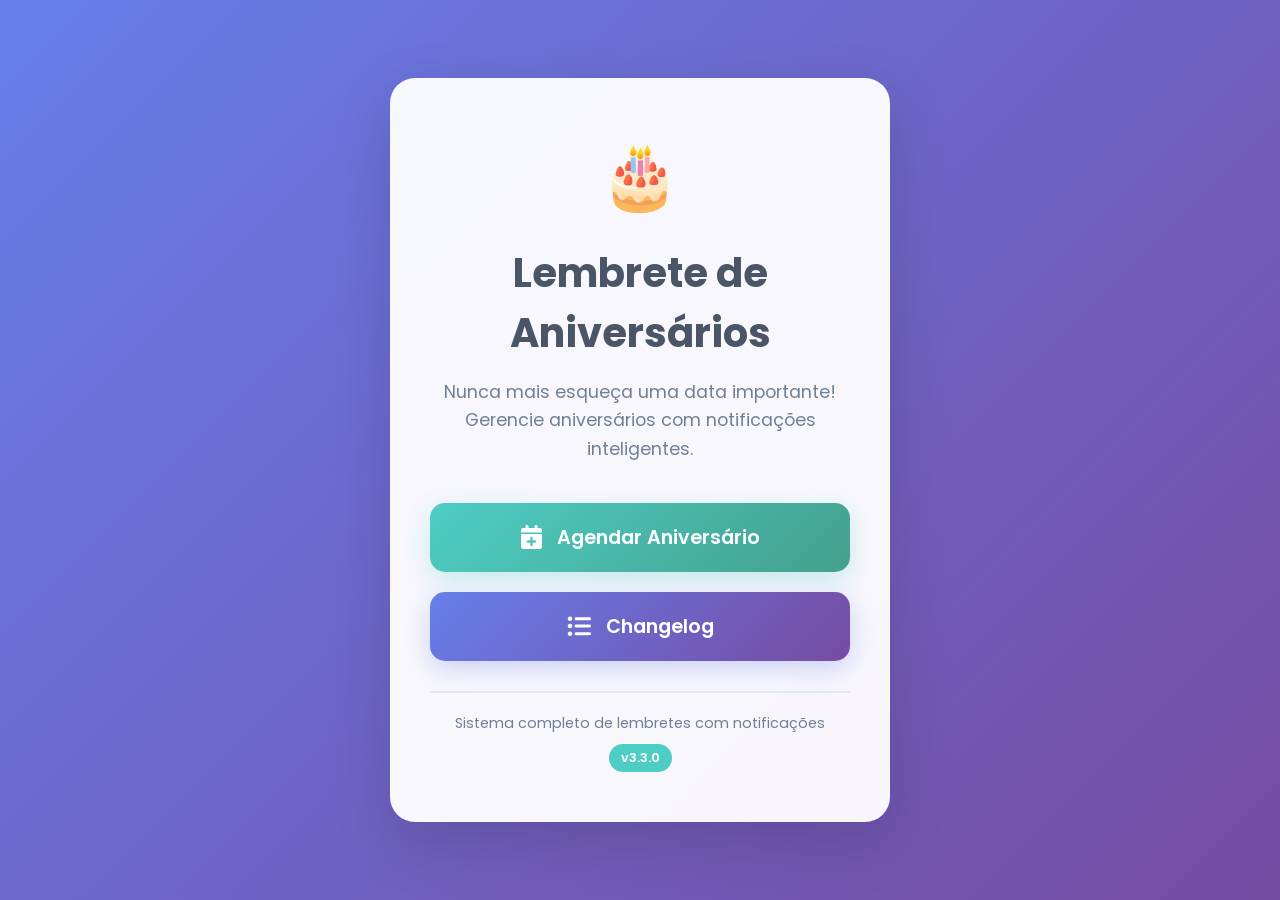
<file: index.html>
<!DOCTYPE html>
<html lang="pt-BR">
<head>
    <meta charset="UTF-8">
    <meta name="viewport" content="width=device-width, initial-scale=1.0">
    <meta name="description" content="Nunca mais esqueça uma data importante! Sistema completo de lembretes com notificações inteligentes.">
    <meta name="theme-color" content="#667eea">
    <meta name="apple-mobile-web-app-capable" content="yes">
    <meta name="apple-mobile-web-app-status-bar-style" content="default">
    <meta name="apple-mobile-web-app-title" content="Aniversários">
    <link rel="manifest" href="manifest.json">
    <link rel="apple-touch-icon" href="data:image/svg+xml,<svg xmlns='http://www.w3.org/2000/svg' viewBox='0 0 180 180'><rect width='180' height='180' rx='15%' fill='%23667eea'/><text x='50%' y='50%' font-size='100' text-anchor='middle' dominant-baseline='central'>🎂</text></svg>">
    <title>🎂 Lembrete de Aniversários</title>
    <link href="https://fonts.googleapis.com/css2?family=Poppins:wght@300;400;500;600;700&display=swap" rel="stylesheet">
    <link rel="stylesheet" href="https://cdnjs.cloudflare.com/ajax/libs/font-awesome/6.0.0/css/all.min.css">
    <style>
        * {
            margin: 0;
            padding: 0;
            box-sizing: border-box;
        }

        body {
            font-family: 'Poppins', sans-serif;
            background: linear-gradient(135deg, #667eea 0%, #764ba2 100%);
            min-height: 100vh;
            display: flex;
            align-items: center;
            justify-content: center;
            padding: 20px;
        }

        .menu-container {
            background: rgba(255, 255, 255, 0.95);
            padding: 50px 40px;
            border-radius: 25px;
            box-shadow: 0 20px 60px rgba(0, 0, 0, 0.15);
            backdrop-filter: blur(15px);
            text-align: center;
            max-width: 500px;
            width: 100%;
        }

        .logo {
            font-size: 4rem;
            margin-bottom: 20px;
            animation: bounce 2s infinite;
        }

        @keyframes bounce {
            0%, 20%, 50%, 80%, 100% {
                transform: translateY(0);
            }
            40% {
                transform: translateY(-10px);
            }
            60% {
                transform: translateY(-5px);
            }
        }

        .title {
            font-size: 2.5rem;
            font-weight: 700;
            color: #4a5568;
            margin-bottom: 15px;
        }

        .subtitle {
            font-size: 1.1rem;
            color: #718096;
            margin-bottom: 40px;
            line-height: 1.6;
        }

        .menu-options {
            display: flex;
            flex-direction: column;
            gap: 20px;
        }

        .menu-button {
            display: flex;
            align-items: center;
            justify-content: center;
            gap: 15px;
            padding: 20px 30px;
            background: linear-gradient(135deg, #4ecdc4, #44a08d);
            color: white;
            text-decoration: none;
            border-radius: 15px;
            font-size: 1.2rem;
            font-weight: 600;
            transition: all 0.3s ease;
            box-shadow: 0 8px 25px rgba(78, 205, 196, 0.3);
        }

        .menu-button:hover {
            transform: translateY(-5px);
            box-shadow: 0 15px 35px rgba(78, 205, 196, 0.4);
            background: linear-gradient(135deg, #44a08d, #4ecdc4);
        }

        .menu-button i {
            font-size: 1.5rem;
        }

        .changelog-button {
            background: linear-gradient(135deg, #667eea, #764ba2);
            box-shadow: 0 8px 25px rgba(102, 126, 234, 0.3);
        }

        .changelog-button:hover {
            background: linear-gradient(135deg, #764ba2, #667eea);
            box-shadow: 0 15px 35px rgba(102, 126, 234, 0.4);
        }

        .version-info {
            margin-top: 30px;
            padding-top: 20px;
            border-top: 2px solid #e2e8f0;
            color: #718096;
            font-size: 0.9rem;
        }

        .version-badge {
            display: inline-block;
            background: #4ecdc4;
            color: white;
            padding: 5px 12px;
            border-radius: 20px;
            font-size: 0.8rem;
            font-weight: 600;
            margin-top: 10px;
        }

        @media (max-width: 768px) {
            .menu-container {
                padding: 30px 25px;
                max-width: 90%;
            }
            
            .title {
                font-size: 2.2rem;
            }
            
            .logo {
                font-size: 3.5rem;
            }
            
            .menu-button {
                padding: 16px 20px;
                font-size: 1.1rem;
            }
            
            .subtitle {
                font-size: 1rem;
            }
        }

        @media (max-width: 600px) {
            .menu-container {
                padding: 25px 20px;
                max-width: 95%;
            }
            
            .title {
                font-size: 2rem;
            }
            
            .logo {
                font-size: 3.2rem;
            }
            
            .menu-button {
                padding: 14px 18px;
                font-size: 1rem;
            }
            
            .subtitle {
                font-size: 0.95rem;
                margin-bottom: 30px;
            }
        }

        @media (max-width: 480px) {
            .menu-container {
                padding: 40px 30px;
            }
            
            .title {
                font-size: 2rem;
            }
            
            .logo {
                font-size: 3rem;
            }
            
            .menu-button {
                padding: 18px 25px;
                font-size: 1.1rem;
            }
        }

        @media (max-width: 375px) {
            .menu-container {
                padding: 30px 20px;
                margin: 10px;
            }
            
            .title {
                font-size: 1.8rem;
                line-height: 1.2;
            }
            
            .logo {
                font-size: 2.8rem;
            }
            
            .menu-button {
                padding: 16px 20px;
                font-size: 1rem;
                gap: 12px;
            }
            
            .menu-button i {
                font-size: 1.3rem;
            }
            
            .subtitle {
                font-size: 0.9rem;
                margin-bottom: 25px;
            }
            
            .version-info {
                margin-top: 25px;
                font-size: 0.85rem;
            }
        }

        @media (max-width: 320px) {
            .menu-container {
                padding: 25px 15px;
                margin: 5px;
            }
            
            .title {
                font-size: 1.6rem;
            }
            
            .logo {
                font-size: 2.5rem;
                margin-bottom: 15px;
            }
            
            .menu-button {
                padding: 14px 16px;
                font-size: 0.95rem;
                gap: 10px;
            }
            
            .menu-button i {
                font-size: 1.2rem;
            }
            
            .subtitle {
                font-size: 0.85rem;
                margin-bottom: 20px;
            }
        }
    </style>
</head>
<body>
    <div class="menu-container">
        <div class="logo">🎂</div>
        
        <h1 class="title">Lembrete de Aniversários</h1>
        <p class="subtitle">
            Nunca mais esqueça uma data importante! Gerencie aniversários com notificações inteligentes.
        </p>
        
        <div class="menu-options">
            <a href="agendar.html" class="menu-button">
                <i class="fas fa-calendar-plus"></i>
                Agendar Aniversário
            </a>
            
            <a href="changelog.html" class="menu-button changelog-button">
                <i class="fas fa-list-ul"></i>
                Changelog
            </a>
        </div>
        
        <div class="version-info">
            <p>Sistema completo de lembretes com notificações</p>
            <span class="version-badge">v3.3.0</span>
        </div>
    </div>

    <script>
        // Animação de entrada
        document.addEventListener('DOMContentLoaded', function() {
            const container = document.querySelector('.menu-container');
            container.style.opacity = '0';
            container.style.transform = 'translateY(30px)';
            
            setTimeout(() => {
                container.style.transition = 'all 0.8s ease';
                container.style.opacity = '1';
                container.style.transform = 'translateY(0)';
            }, 100);
        });

        // Efeito de hover nos botões
        document.querySelectorAll('.menu-button').forEach(button => {
            button.addEventListener('mouseenter', function() {
                this.style.transform = 'translateY(-5px) scale(1.02)';
            });
            
            button.addEventListener('mouseleave', function() {
                this.style.transform = 'translateY(0) scale(1)';
            });
        });
    </script>
    
    <!-- Vercel Analytics -->
    <script type="module" src="analytics.js"></script>
</body>
</html>
</file>
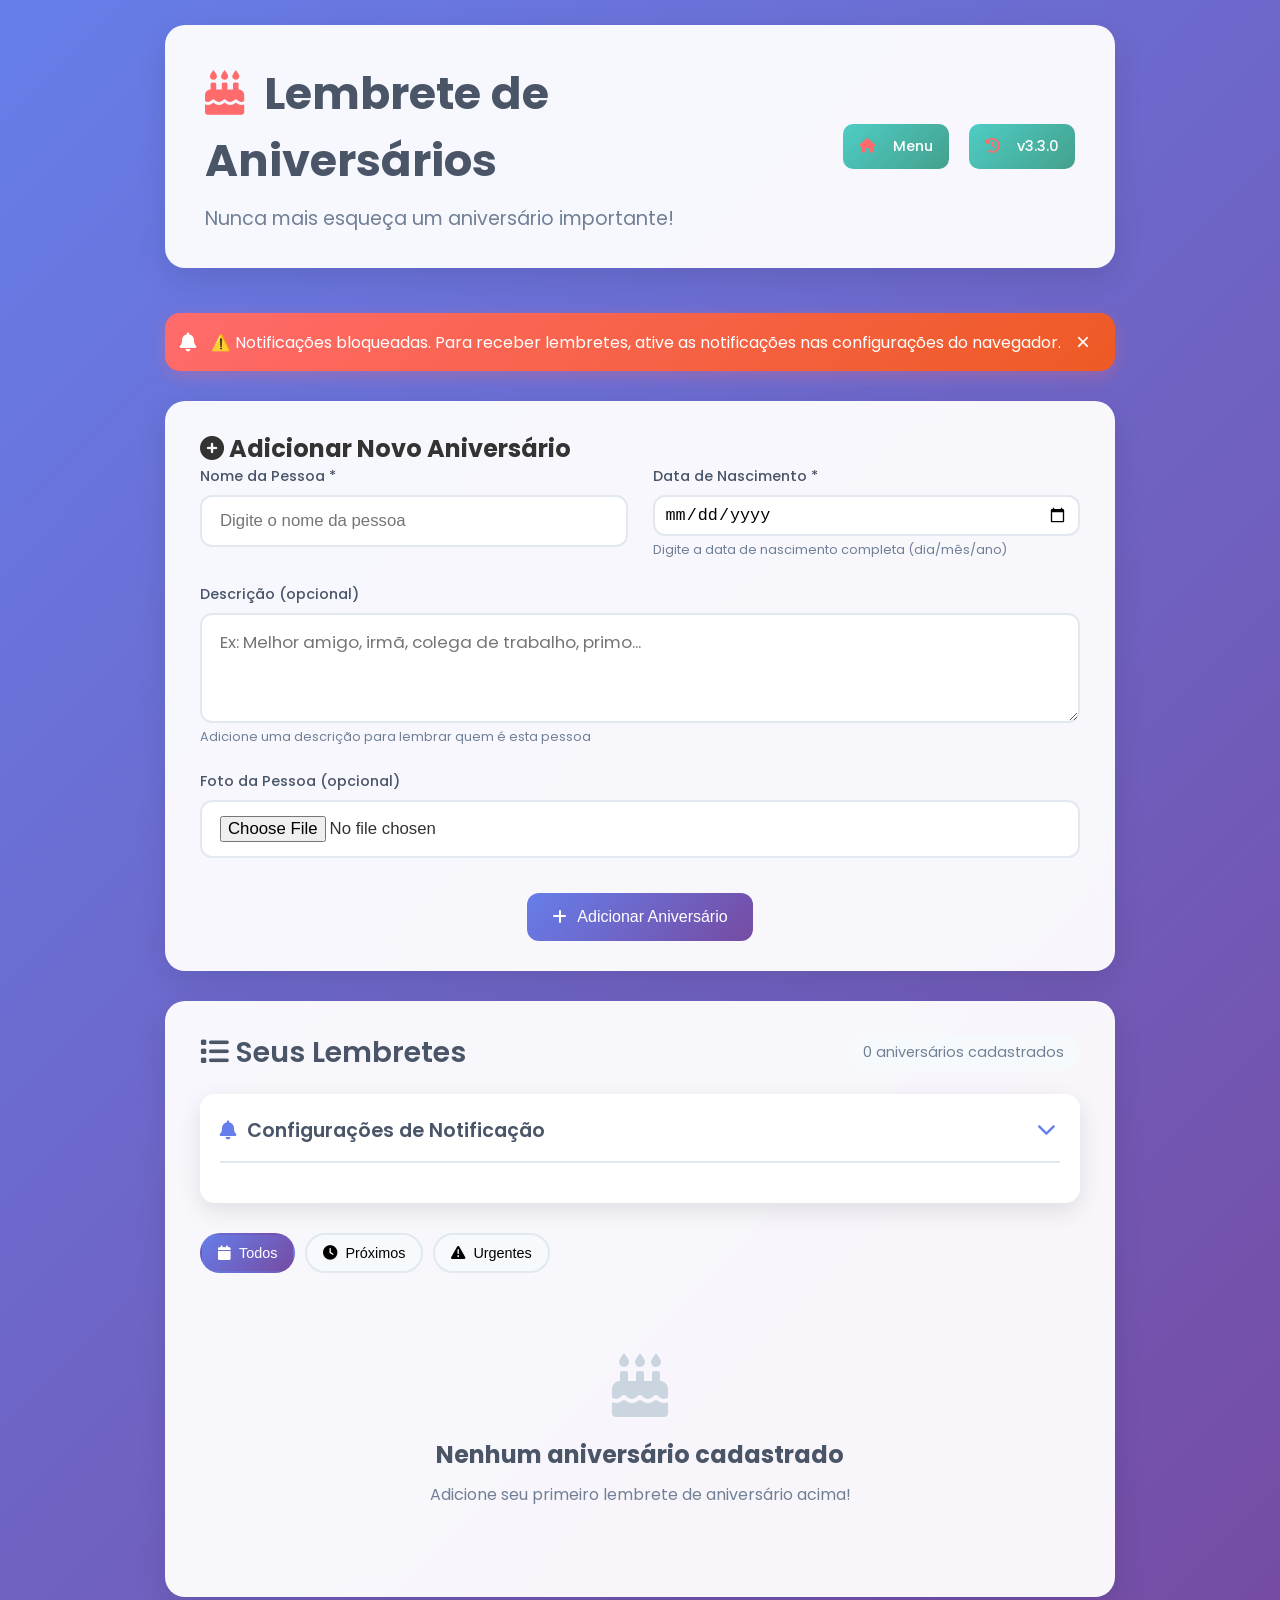
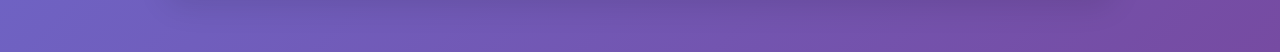
<file: agendar.html>
<!DOCTYPE html>
<html lang="pt-BR">
<head>
    <meta charset="UTF-8">
    <meta name="viewport" content="width=device-width, initial-scale=1.0">
    <meta name="description" content="Agende e gerencie lembretes de aniversários com notificações inteligentes.">
    <meta name="theme-color" content="#667eea">
    <meta name="apple-mobile-web-app-capable" content="yes">
    <meta name="apple-mobile-web-app-status-bar-style" content="default">
    <meta name="apple-mobile-web-app-title" content="Aniversários">
    <link rel="manifest" href="manifest.json">
    <link rel="apple-touch-icon" href="data:image/svg+xml,<svg xmlns='http://www.w3.org/2000/svg' viewBox='0 0 180 180'><rect width='180' height='180' rx='15%' fill='%23667eea'/><text x='50%' y='50%' font-size='100' text-anchor='middle' dominant-baseline='central'>🎂</text></svg>">
    <title>🎂 Lembrete de Aniversários</title>
    <link rel="stylesheet" href="style.css">
    <link href="https://fonts.googleapis.com/css2?family=Poppins:wght@300;400;500;600;700&display=swap" rel="stylesheet">
    <link rel="stylesheet" href="https://cdnjs.cloudflare.com/ajax/libs/font-awesome/6.0.0/css/all.min.css">
</head>
<body>
    <div class="container">
        <!-- Header -->
        <header class="header">
            <div class="header-content">
                <div class="header-text">
                    <h1><i class="fas fa-birthday-cake"></i> Lembrete de Aniversários</h1>
                    <p>Nunca mais esqueça um aniversário importante!</p>
                </div>
                <div class="header-actions">
                    <a href="index.html" class="changelog-btn" title="Voltar ao Menu Principal" style="margin-right: 10px;">
                        <i class="fas fa-home"></i>
                        <span>Menu</span>
                    </a>
                    <a href="changelog.html" class="changelog-btn" title="Ver Histórico de Versões">
                        <i class="fas fa-history"></i>
                        <span>v3.3.0</span>
                    </a>
                </div>
            </div>
        </header>

        <!-- Notificações -->
        <div id="notification-banner" class="notification-banner hidden">
            <div class="notification-content">
                <i class="fas fa-bell"></i>
                <span id="notification-text"></span>
                <button id="close-notification" class="close-btn">×</button>
            </div>
        </div>

        <!-- Formulário para adicionar aniversário -->
        <section class="add-birthday-section">
            <h2><i class="fas fa-plus-circle"></i> Adicionar Novo Aniversário</h2>
            <form id="birthday-form" class="birthday-form">
                <div class="form-group">
                    <label for="person-name">Nome da Pessoa *</label>
                    <input type="text" id="person-name" required placeholder="Digite o nome da pessoa">
                </div>

                <div class="form-group">
                    <label for="birth-date">Data de Nascimento *</label>
                    <input type="date" id="birth-date" required>
                    <small class="form-help">Digite a data de nascimento completa (dia/mês/ano)</small>
                </div>

                <div class="form-group">
                    <label for="person-description">Descrição (opcional)</label>
                    <textarea id="person-description" placeholder="Ex: Melhor amigo, irmã, colega de trabalho, primo..." rows="3"></textarea>
                    <small class="form-help">Adicione uma descrição para lembrar quem é esta pessoa</small>
                </div>

                <div class="form-group">
                    <label for="person-photo">Foto da Pessoa (opcional)</label>
                    <input type="file" id="person-photo" accept="image/*">
                    <div class="file-preview">
                        <img id="photo-preview" class="photo-preview hidden" alt="Preview da foto">
                    </div>
                </div>

                <button type="submit" class="btn-add">
                    <i class="fas fa-plus"></i> Adicionar Aniversário
                </button>
            </form>
        </section>

        <!-- Lista de aniversários -->
        <section class="birthdays-section">
            <div class="section-header">
                <h2><i class="fas fa-list"></i> Seus Lembretes</h2>
                <div class="stats">
                    <span id="total-birthdays">0 aniversários cadastrados</span>
                </div>
            </div>

            <!-- Configurações de Notificação -->
            <div class="notification-settings">
                <div class="settings-header">
                    <h3><i class="fas fa-bell"></i> Configurações de Notificação</h3>
                    <button id="toggle-settings" class="toggle-btn">
                        <i class="fas fa-chevron-down"></i>
                    </button>
                </div>
                <div id="settings-content" class="settings-content collapsed">
                    <div class="settings-grid">
                        <div class="setting-item">
                            <label>
                                <input type="checkbox" id="notify-on-day" checked>
                                <span class="checkmark"></span>
                                <div class="setting-info">
                                    <strong>No dia do aniversário</strong>
                                    <small>Notificar exatamente no dia</small>
                                </div>
                            </label>
                        </div>
                        
                        <div class="setting-item">
                            <label>
                                <input type="checkbox" id="notify-day-before" checked>
                                <span class="checkmark"></span>
                                <div class="setting-info">
                                    <strong>1 dia antes</strong>
                                    <small>Lembrete no dia anterior</small>
                                </div>
                            </label>
                        </div>
                        
                        <div class="setting-item">
                            <label>
                                <input type="checkbox" id="notify-3-days" checked>
                                <span class="checkmark"></span>
                                <div class="setting-info">
                                    <strong>3 dias antes</strong>
                                    <small>Aviso antecipado</small>
                                </div>
                            </label>
                        </div>
                        
                        <div class="setting-item">
                            <label>
                                <input type="checkbox" id="notify-1-week" checked>
                                <span class="checkmark"></span>
                                <div class="setting-info">
                                    <strong>1 semana antes</strong>
                                    <small>Planejamento antecipado</small>
                                </div>
                            </label>
                        </div>
                        
                        <div class="setting-item">
                            <label>
                                <input type="checkbox" id="notify-2-weeks">
                                <span class="checkmark"></span>
                                <div class="setting-info">
                                    <strong>2 semanas antes</strong>
                                    <small>Muito antecipado</small>
                                </div>
                            </label>
                        </div>
                        
                        <div class="setting-item">
                            <label>
                                <input type="checkbox" id="notify-1-month">
                                <span class="checkmark"></span>
                                <div class="setting-info">
                                    <strong>1 mês antes</strong>
                                    <small>Planejamento longo prazo</small>
                                </div>
                            </label>
                        </div>
                    </div>
                    
                    <div class="settings-extra">
                        <div class="setting-item horizontal">
                            <label>
                                <input type="checkbox" id="sound-enabled" checked>
                                <span class="checkmark"></span>
                                <strong>Som nas notificações</strong>
                            </label>
                        </div>
                        
                        <div class="setting-item horizontal">
                            <label>
                                <input type="checkbox" id="persistent-notifications" checked>
                                <span class="checkmark"></span>
                                <strong>Notificações persistentes</strong>
                                <small>Permanecem na tela até serem fechadas</small>
                            </label>
                        </div>
                        
                        <div class="setting-item horizontal">
                            <label>
                                <input type="checkbox" id="background-notifications" checked>
                                <span class="checkmark"></span>
                                <strong>Notificações em segundo plano</strong>
                                <small>Receber alertas mesmo com o site fechado</small>
                            </label>
                        </div>
                    </div>
                    
                    <div class="settings-actions">
                        <button id="test-notification" class="btn-test">
                            <i class="fas fa-play"></i> Testar Notificação
                        </button>
                        <button id="save-settings" class="btn-save">
                            <i class="fas fa-save"></i> Salvar Configurações
                        </button>
                    </div>

                    <!-- Guia para dispositivos móveis -->
                    <div class="mobile-guide">
                        <h4><i class="fas fa-mobile-alt"></i> 📱 Como Usar no Celular</h4>
                        <div class="guide-steps">
                            <div class="step">
                                <span class="step-number">1</span>
                                <div class="step-content">
                                    <strong>Android (Chrome/Edge):</strong>
                                    <small>Funciona automaticamente! Permita notificações quando solicitado.</small>
                                </div>
                            </div>
                            <div class="step">
                                <span class="step-number">2</span>
                                <div class="step-content">
                                    <strong>iPhone/iPad:</strong>
                                    <small>Para melhor funcionamento: Safari → Compartilhar → "Adicionar à Tela de Início"</small>
                                </div>
                            </div>
                            <div class="step">
                                <span class="step-number">3</span>
                                <div class="step-content">
                                    <strong>Instalar como App:</strong>
                                    <small>Chrome: Menu → "Instalar app". Funcionará como aplicativo nativo!</small>
                                </div>
                            </div>
                            <div class="step">
                                <span class="step-number">4</span>
                                <div class="step-content">
                                    <strong>Configurações do Sistema:</strong>
                                    <small>Vá em Configurações → Notificações → [Navegador] e ative as permissões.</small>
                                </div>
                            </div>
                        </div>
                        <div class="compatibility-info">
                            <h5>🔍 Compatibilidade:</h5>
                            <div class="compatibility-grid">
                                <div class="compat-item good">
                                    <span class="compat-icon">✅</span>
                                    <div>
                                        <strong>Android Chrome</strong>
                                        <small>100% funcional</small>
                                    </div>
                                </div>
                                <div class="compat-item good">
                                    <span class="compat-icon">✅</span>
                                    <div>
                                        <strong>Samsung Internet</strong>
                                        <small>100% funcional</small>
                                    </div>
                                </div>
                                <div class="compat-item partial">
                                    <span class="compat-icon">⚠️</span>
                                    <div>
                                        <strong>iPhone Safari</strong>
                                        <small>Instalar como PWA</small>
                                    </div>
                                </div>
                                <div class="compat-item partial">
                                    <span class="compat-icon">⚠️</span>
                                    <div>
                                        <strong>Firefox Mobile</strong>
                                        <small>Limitações</small>
                                    </div>
                                </div>
                            </div>
                        </div>
                    </div>
                </div>
            </div>

            <!-- Filtros -->
            <div class="filters">
                <button class="filter-btn active" data-filter="all">
                    <i class="fas fa-calendar"></i> Todos
                </button>
                <button class="filter-btn" data-filter="upcoming">
                    <i class="fas fa-clock"></i> Próximos
                </button>
                <button class="filter-btn" data-filter="urgent">
                    <i class="fas fa-exclamation-triangle"></i> Urgentes
                </button>
            </div>

            <div id="birthdays-list" class="birthdays-list">
                <div class="empty-state">
                    <i class="fas fa-birthday-cake"></i>
                    <h3>Nenhum aniversário cadastrado</h3>
                    <p>Adicione seu primeiro lembrete de aniversário acima!</p>
                </div>
            </div>
        </section>

        <!-- Modal de confirmação -->
        <div id="confirm-modal" class="modal hidden">
            <div class="modal-content">
                <div class="modal-header">
                    <h3><i class="fas fa-trash"></i> Confirmar Exclusão</h3>
                </div>
                <div class="modal-body">
                    <p>Tem certeza que deseja excluir este aniversário?</p>
                    <p><strong id="delete-person-name"></strong></p>
                </div>
                <div class="modal-footer">
                    <button id="cancel-delete" class="btn-cancel">Cancelar</button>
                    <button id="confirm-delete" class="btn-delete">Excluir</button>
                </div>
            </div>
        </div>
    </div>

    <!-- Botão para solicitar permissão de notificações -->
    <div id="notification-permission" class="notification-permission hidden">
        <div class="permission-content">
            <i class="fas fa-bell"></i>
            <h3>Ativar Notificações</h3>
            <p>Permitir notificações para receber lembretes de aniversários?</p>
            <div class="permission-buttons">
                <button id="allow-notifications" class="btn-allow">Permitir</button>
                <button id="deny-notifications" class="btn-deny">Agora não</button>
            </div>
        </div>
    </div>

    <script src="script.js"></script>
    
    <!-- Vercel Analytics -->
    <script type="module" src="analytics.js"></script>
</body>
</html>
</file>
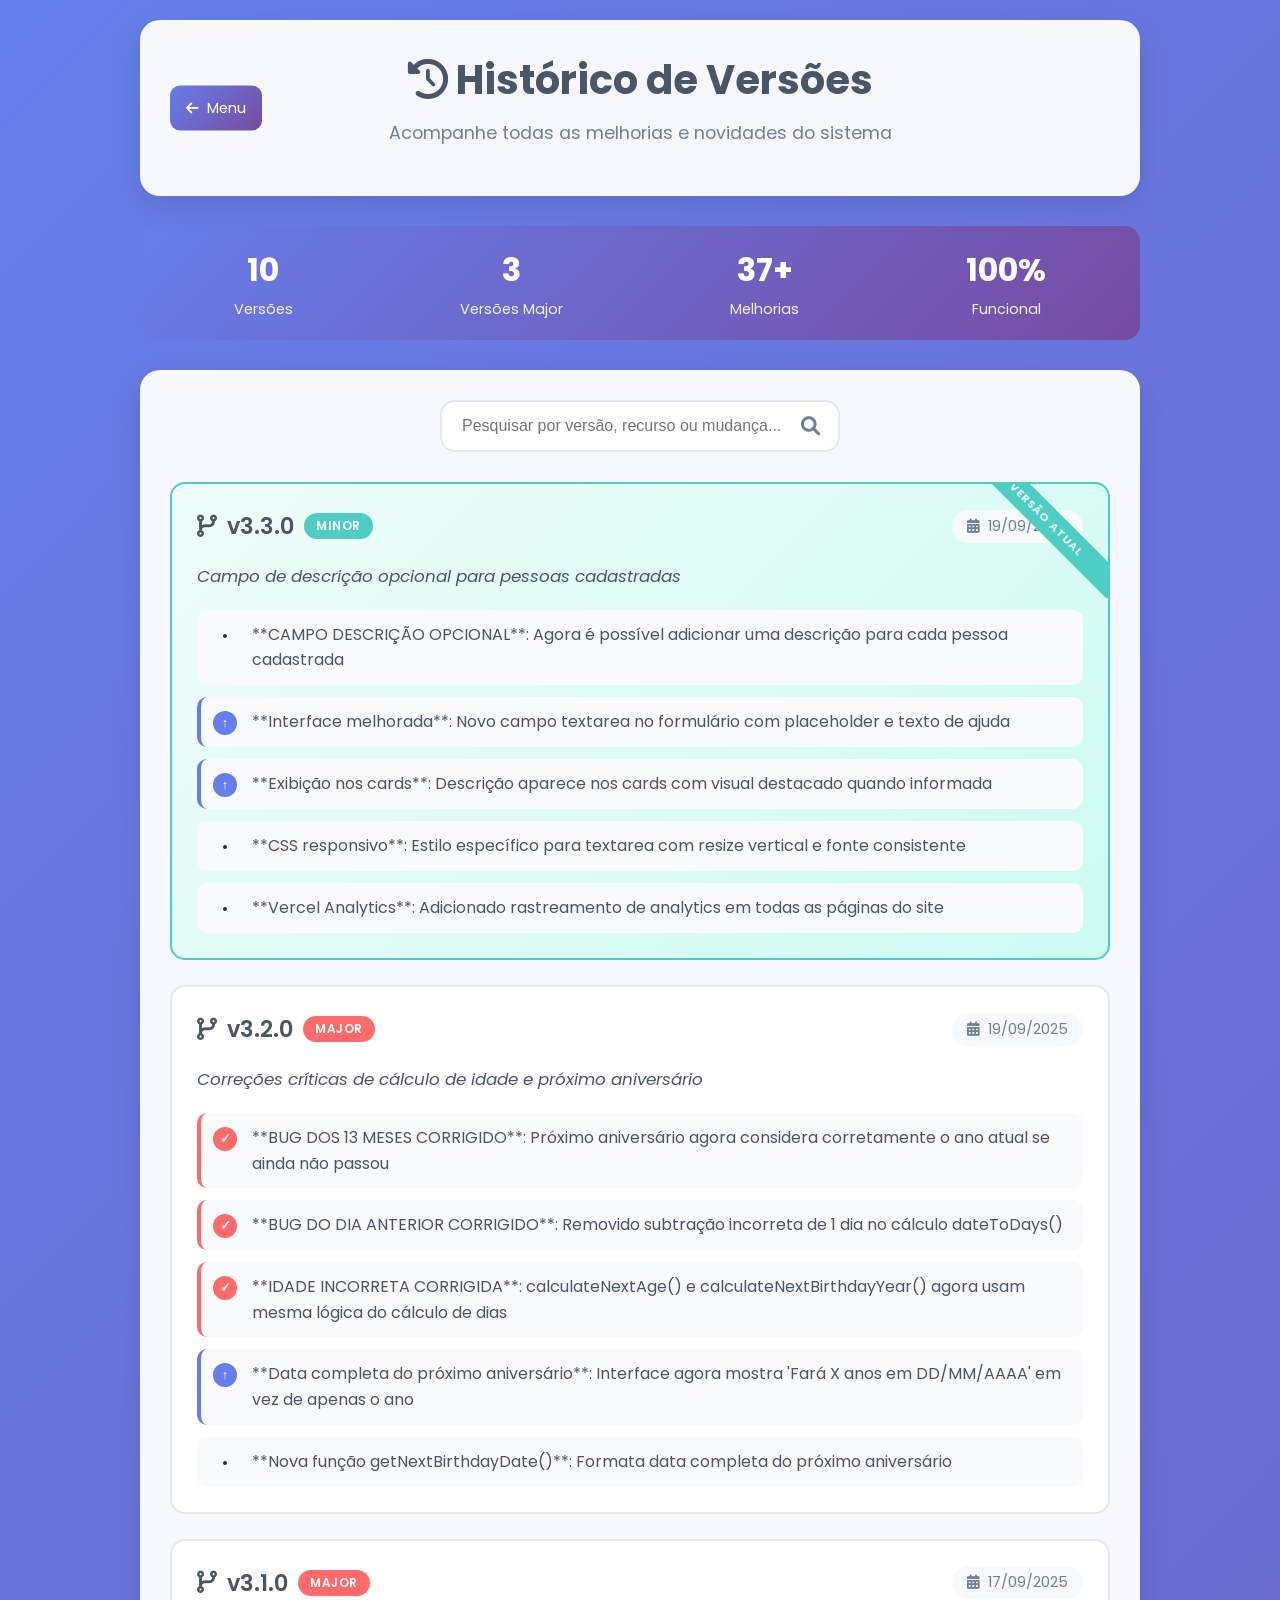
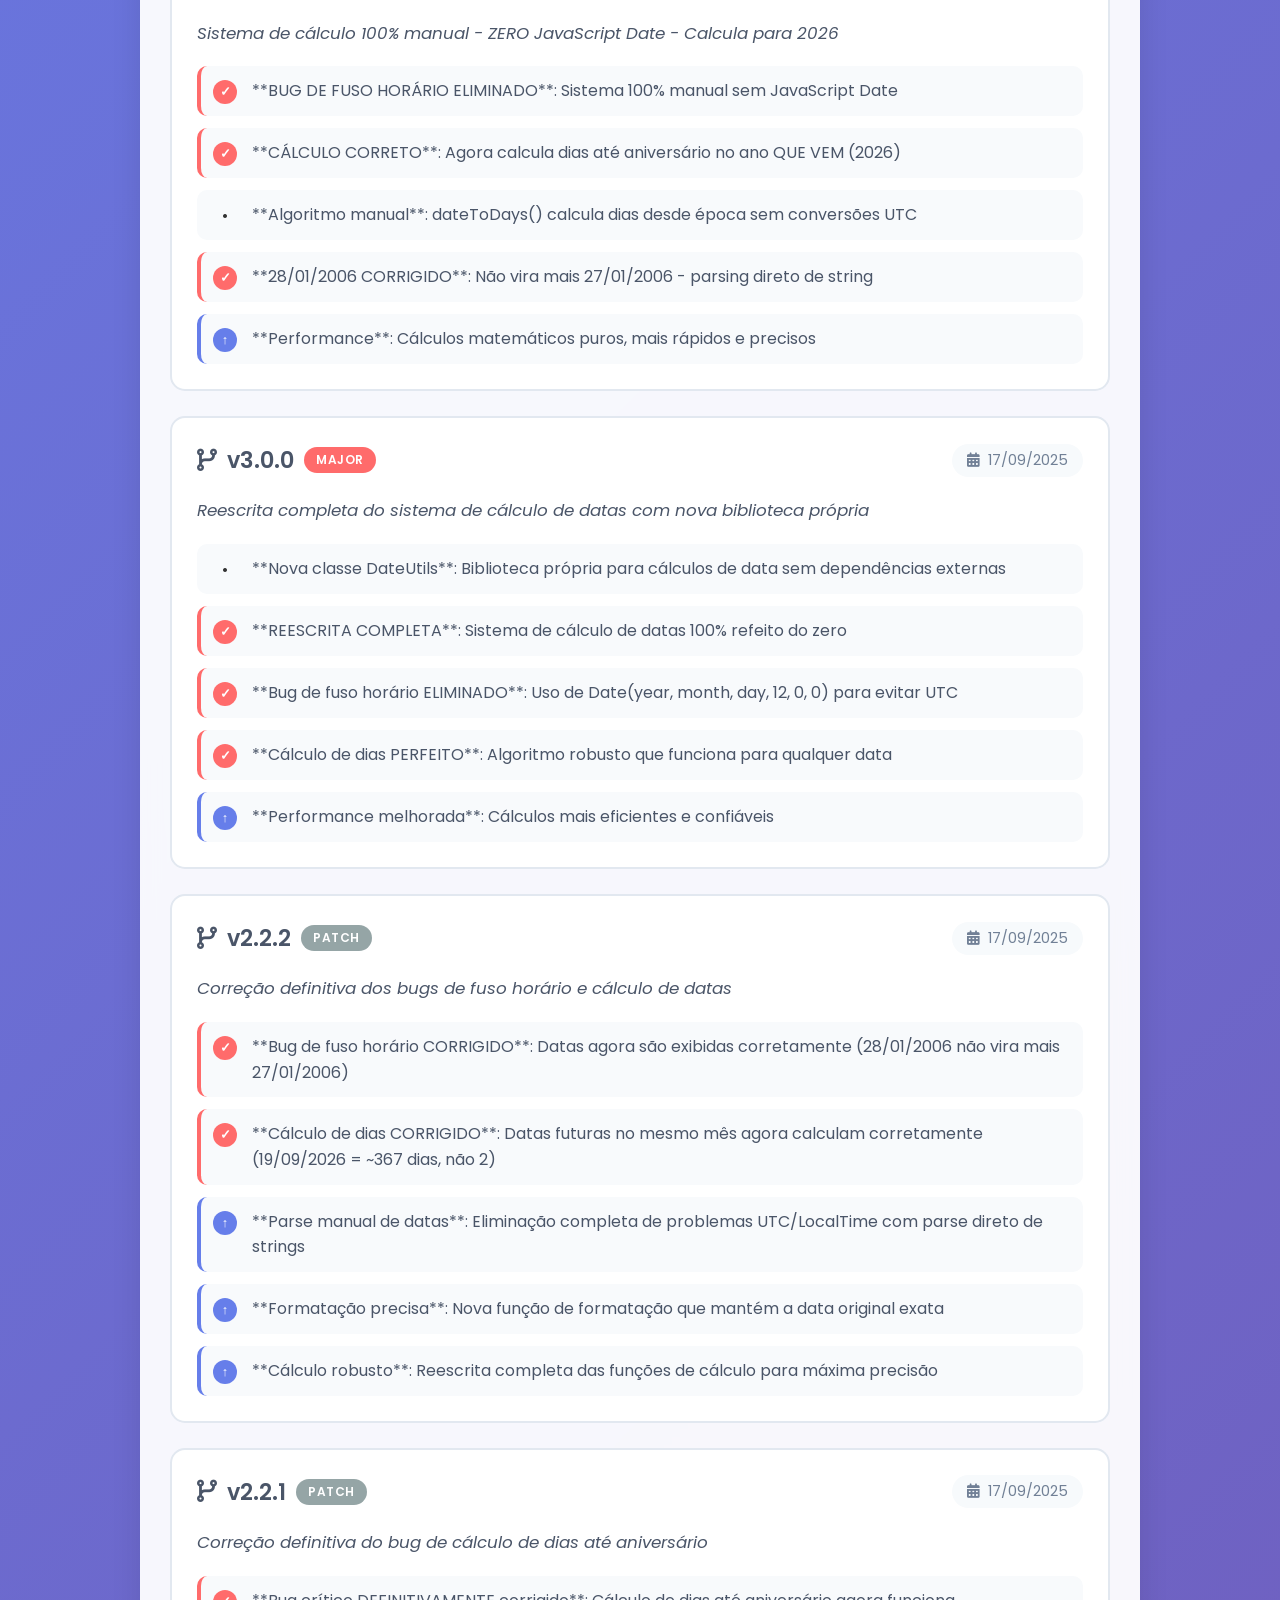
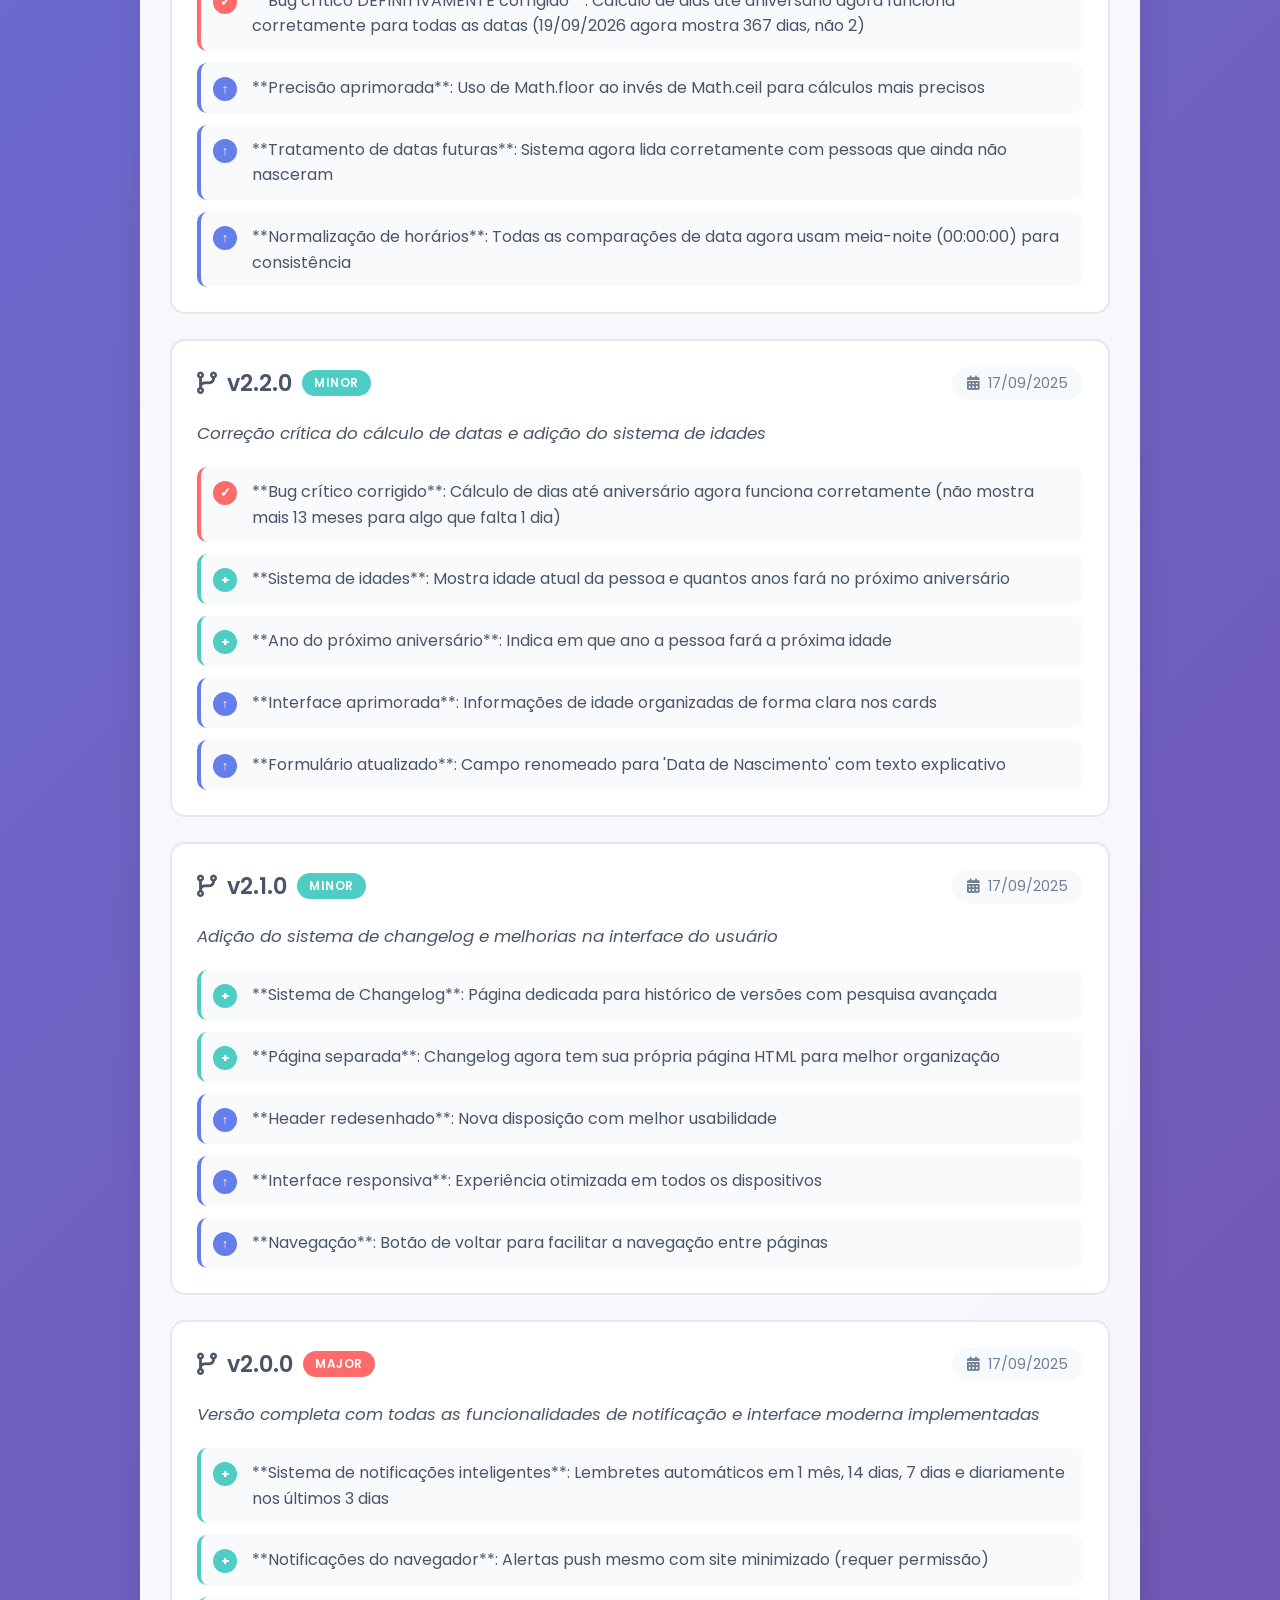
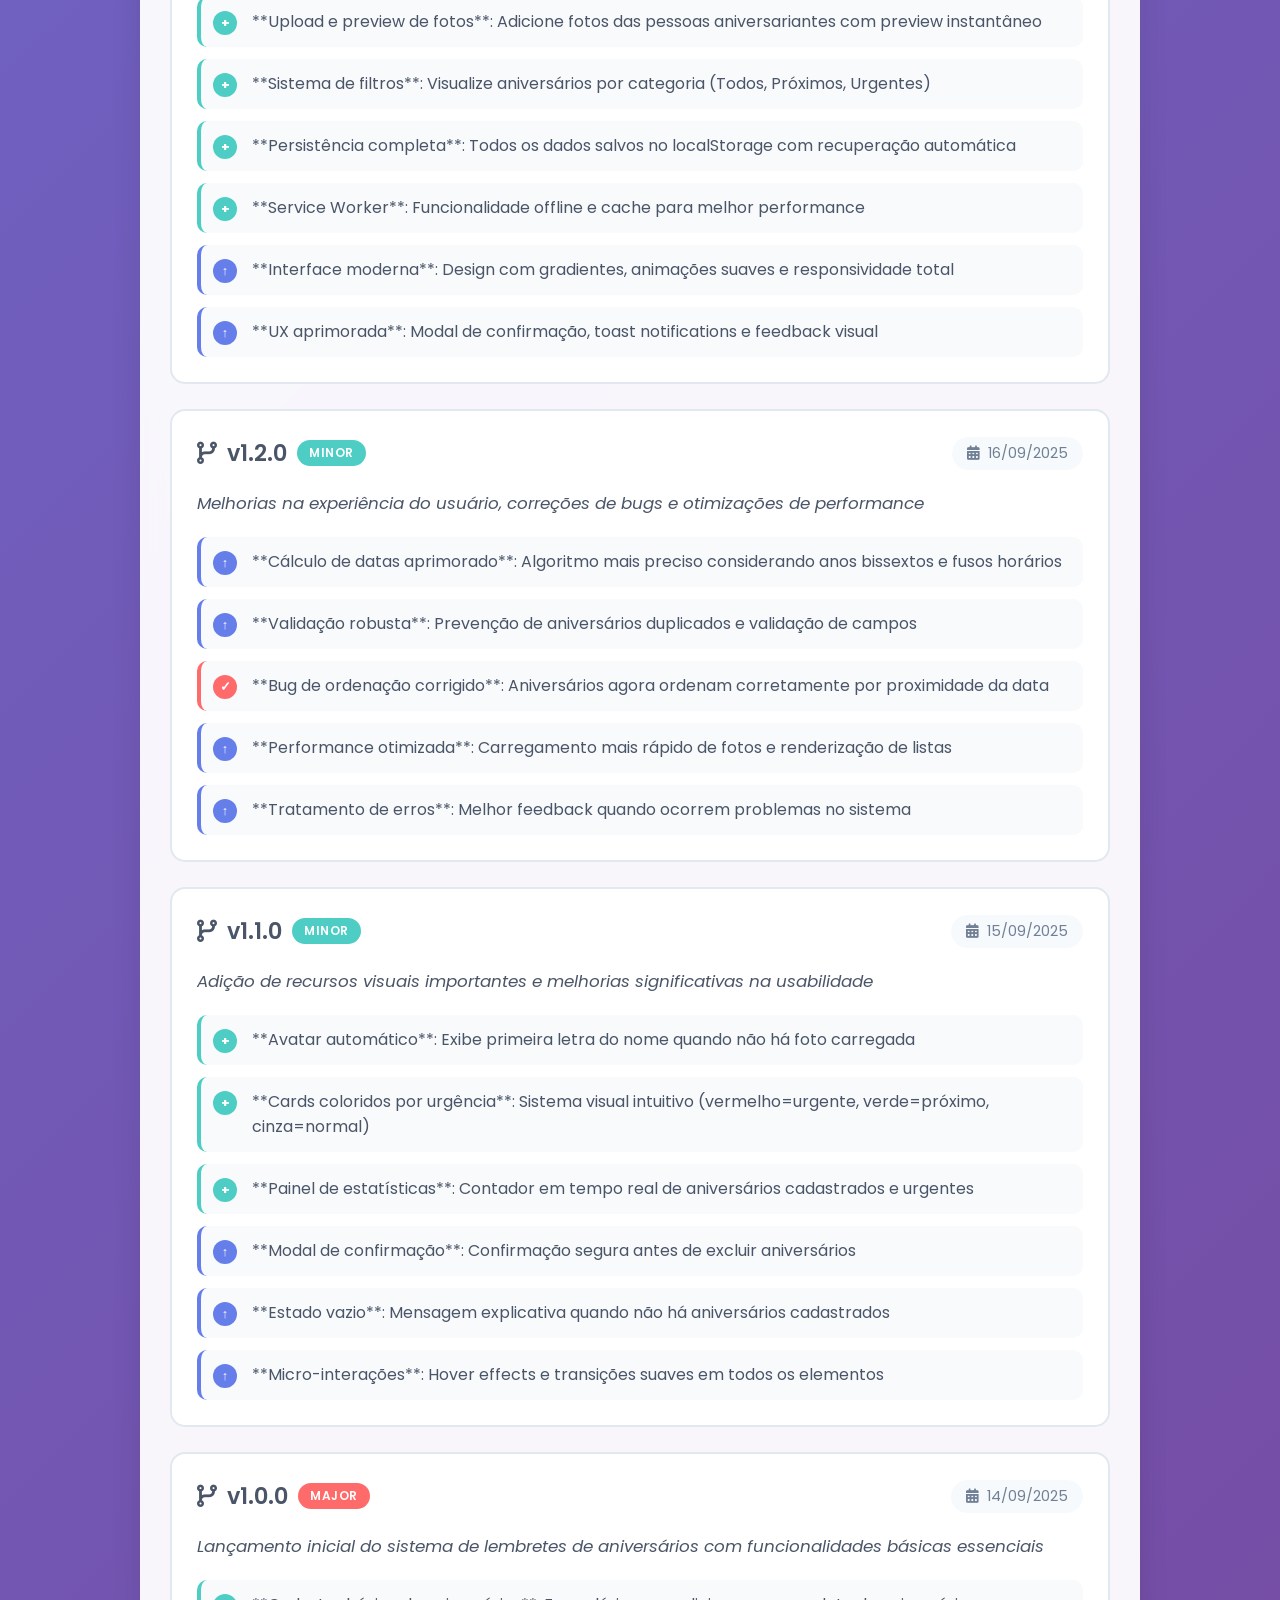
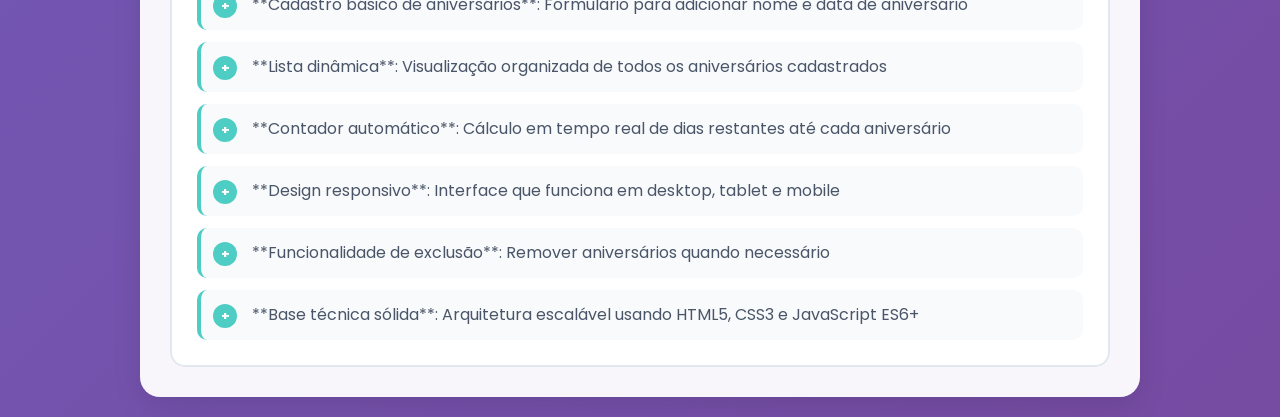
<file: changelog.html>
<!DOCTYPE html>
<html lang="pt-BR">
<head>
    <meta charset="UTF-8">
    <meta name="viewport" content="width=device-width, initial-scale=1.0">
    <meta name="description" content="Histórico de versões e atualizações do sistema de lembretes de aniversários.">
    <meta name="theme-color" content="#667eea">
    <meta name="apple-mobile-web-app-capable" content="yes">
    <meta name="apple-mobile-web-app-status-bar-style" content="default">
    <meta name="apple-mobile-web-app-title" content="Aniversários">
    <link rel="manifest" href="manifest.json">
    <link rel="apple-touch-icon" href="data:image/svg+xml,<svg xmlns='http://www.w3.org/2000/svg' viewBox='0 0 180 180'><rect width='180' height='180' rx='15%' fill='%23667eea'/><text x='50%' y='50%' font-size='100' text-anchor='middle' dominant-baseline='central'>🎂</text></svg>">
    <title>📋 Changelog - Lembrete de Aniversários</title>
    <link href="https://fonts.googleapis.com/css2?family=Poppins:wght@300;400;500;600;700&display=swap" rel="stylesheet">
    <link rel="stylesheet" href="https://cdnjs.cloudflare.com/ajax/libs/font-awesome/6.0.0/css/all.min.css">
    <style>
        /* Reset e configurações gerais */
        * {
            margin: 0;
            padding: 0;
            box-sizing: border-box;
        }

        body {
            font-family: 'Poppins', sans-serif;
            background: linear-gradient(135deg, #667eea 0%, #764ba2 100%);
            min-height: 100vh;
            color: #333;
            padding: 20px;
        }

        .container {
            max-width: 1000px;
            margin: 0 auto;
        }

        /* Header */
        .header {
            background: rgba(255, 255, 255, 0.95);
            padding: 30px;
            border-radius: 20px;
            margin-bottom: 30px;
            box-shadow: 0 10px 30px rgba(0, 0, 0, 0.1);
            backdrop-filter: blur(10px);
            text-align: center;
            position: relative;
        }

        .header h1 {
            font-size: 2.5rem;
            font-weight: 700;
            color: #4a5568;
            margin-bottom: 10px;
        }

        .header p {
            font-size: 1.1rem;
            color: #718096;
            margin-bottom: 20px;
        }

        .back-btn {
            position: absolute;
            left: 30px;
            top: 50%;
            transform: translateY(-50%);
            background: linear-gradient(135deg, #667eea, #764ba2);
            color: white;
            border: none;
            padding: 12px 16px;
            border-radius: 10px;
            font-size: 0.9rem;
            cursor: pointer;
            transition: all 0.3s ease;
            display: flex;
            align-items: center;
            gap: 8px;
            text-decoration: none;
        }

        .back-btn:hover {
            transform: translateY(-50%) translateY(-2px);
            box-shadow: 0 8px 20px rgba(102, 126, 234, 0.3);
        }

        /* Seção principal */
        .changelog-section {
            background: rgba(255, 255, 255, 0.95);
            padding: 30px;
            border-radius: 20px;
            box-shadow: 0 10px 30px rgba(0, 0, 0, 0.1);
            backdrop-filter: blur(10px);
        }

        /* Busca */
        .search-section {
            margin-bottom: 30px;
            text-align: center;
        }

        .search-box {
            position: relative;
            max-width: 400px;
            margin: 0 auto;
        }

        .search-box input {
            width: 100%;
            padding: 15px 50px 15px 20px;
            border: 2px solid #e2e8f0;
            border-radius: 15px;
            font-size: 1rem;
            transition: all 0.3s ease;
            background: white;
        }

        .search-box input:focus {
            outline: none;
            border-color: #667eea;
            box-shadow: 0 0 0 3px rgba(102, 126, 234, 0.1);
        }

        .search-box i {
            position: absolute;
            right: 20px;
            top: 50%;
            transform: translateY(-50%);
            color: #718096;
            font-size: 1.2rem;
        }

        /* Lista de versões */
        .changelog-list {
            display: flex;
            flex-direction: column;
            gap: 25px;
        }

        .changelog-item {
            background: white;
            border: 2px solid #e2e8f0;
            border-radius: 15px;
            padding: 25px;
            transition: all 0.3s ease;
            position: relative;
            overflow: hidden;
        }

        .changelog-item:hover {
            border-color: #667eea;
            transform: translateY(-3px);
            box-shadow: 0 15px 35px rgba(0, 0, 0, 0.1);
        }

        .changelog-item.latest {
            border-color: #4ecdc4;
            background: linear-gradient(135deg, #f0fdfa, #ccfbf1);
        }

        .changelog-item.latest::before {
            content: '✨ VERSÃO ATUAL';
            position: absolute;
            top: 15px;
            right: -40px;
            background: #4ecdc4;
            color: white;
            padding: 5px 50px;
            font-size: 0.7rem;
            font-weight: 600;
            transform: rotate(45deg);
            letter-spacing: 1px;
        }

        .changelog-header {
            display: flex;
            justify-content: space-between;
            align-items: center;
            margin-bottom: 20px;
            flex-wrap: wrap;
            gap: 15px;
        }

        .version-info {
            display: flex;
            align-items: center;
            gap: 15px;
            flex-wrap: wrap;
        }

        .version-number {
            font-size: 1.4rem;
            font-weight: 600;
            color: #4a5568;
            display: flex;
            align-items: center;
            gap: 10px;
        }

        .version-type {
            display: inline-block;
            padding: 4px 12px;
            border-radius: 15px;
            font-size: 0.75rem;
            font-weight: 600;
            text-transform: uppercase;
            letter-spacing: 0.5px;
        }

        .version-type.major {
            background: #ff6b6b;
            color: white;
        }

        .version-type.minor {
            background: #4ecdc4;
            color: white;
        }

        .version-type.patch {
            background: #95a5a6;
            color: white;
        }

        .version-date {
            font-size: 0.9rem;
            color: #718096;
            background: #f7fafc;
            padding: 6px 15px;
            border-radius: 20px;
            display: flex;
            align-items: center;
            gap: 8px;
        }

        .changelog-description {
            color: #4a5568;
            margin-bottom: 20px;
            font-style: italic;
            font-size: 1.05rem;
            line-height: 1.6;
        }

        .changelog-changes {
            list-style: none;
            display: flex;
            flex-direction: column;
            gap: 12px;
        }

        .change-item {
            display: flex;
            align-items: flex-start;
            gap: 15px;
            padding: 12px;
            background: #f8fafc;
            border-radius: 10px;
            border-left: 4px solid transparent;
            transition: all 0.3s ease;
        }

        .change-item:hover {
            background: #f1f5f9;
            transform: translateX(5px);
        }

        .change-item.new {
            border-left-color: #4ecdc4;
        }

        .change-item.improved {
            border-left-color: #667eea;
        }

        .change-item.fixed {
            border-left-color: #ff6b6b;
        }

        .change-item.removed {
            border-left-color: #95a5a6;
        }

        .change-icon {
            width: 24px;
            height: 24px;
            border-radius: 50%;
            display: flex;
            align-items: center;
            justify-content: center;
            font-size: 0.8rem;
            font-weight: 700;
            flex-shrink: 0;
            margin-top: 2px;
        }

        .change-icon.new {
            background: #4ecdc4;
            color: white;
        }

        .change-icon.improved {
            background: #667eea;
            color: white;
        }

        .change-icon.fixed {
            background: #ff6b6b;
            color: white;
        }

        .change-icon.removed {
            background: #95a5a6;
            color: white;
        }

        .change-text {
            flex: 1;
            color: #4a5568;
            line-height: 1.6;
        }

        .change-text strong {
            color: #2d3748;
            font-weight: 600;
        }

        /* Estado sem resultados */
        .no-results {
            text-align: center;
            padding: 60px 20px;
            color: #718096;
        }

        .no-results i {
            font-size: 4rem;
            margin-bottom: 20px;
            color: #cbd5e0;
        }

        .no-results h3 {
            font-size: 1.5rem;
            margin-bottom: 10px;
            color: #4a5568;
        }

        /* Estatísticas */
        .stats-section {
            background: linear-gradient(135deg, #667eea, #764ba2);
            color: white;
            padding: 20px;
            border-radius: 15px;
            margin-bottom: 30px;
            display: flex;
            justify-content: space-around;
            flex-wrap: wrap;
            gap: 20px;
        }

        .stat-item {
            text-align: center;
        }

        .stat-number {
            font-size: 2rem;
            font-weight: 700;
            margin-bottom: 5px;
        }

        .stat-label {
            font-size: 0.9rem;
            opacity: 0.9;
        }

        /* Responsividade */
        @media (max-width: 768px) {
            .container {
                padding: 10px;
            }

            .header {
                padding: 20px;
                text-align: center;
            }

            .back-btn {
                position: static;
                transform: none;
                margin-bottom: 15px;
                display: inline-flex;
            }

            .header h1 {
                font-size: 2rem;
            }

            .changelog-section {
                padding: 20px;
            }

            .changelog-header {
                flex-direction: column;
                align-items: flex-start;
                gap: 10px;
            }

            .version-info {
                width: 100%;
                justify-content: space-between;
            }

            .version-number {
                font-size: 1.2rem;
            }

            .stats-section {
                flex-direction: column;
                gap: 15px;
            }
        }

        /* Animações */
        @keyframes fadeInUp {
            from {
                opacity: 0;
                transform: translateY(20px);
            }
            to {
                opacity: 1;
                transform: translateY(0);
            }
        }

        .changelog-item {
            animation: fadeInUp 0.6s ease-out;
        }

        .changelog-item:nth-child(2) { animation-delay: 0.1s; }
        .changelog-item:nth-child(3) { animation-delay: 0.2s; }
        .changelog-item:nth-child(4) { animation-delay: 0.3s; }
        .changelog-item:nth-child(5) { animation-delay: 0.4s; }
    </style>
</head>
<body>
    <div class="container">
        <!-- Header -->
        <header class="header">
            <a href="index.html" class="back-btn">
                <i class="fas fa-arrow-left"></i>
                <span>Menu</span>
            </a>
            <h1><i class="fas fa-history"></i> Histórico de Versões</h1>
            <p>Acompanhe todas as melhorias e novidades do sistema</p>
        </header>

        <!-- Estatísticas -->
        <div class="stats-section">
            <div class="stat-item">
                <div class="stat-number">10</div>
                <div class="stat-label">Versões</div>
            </div>
            <div class="stat-item">
                <div class="stat-number">3</div>
                <div class="stat-label">Versões Major</div>
            </div>
            <div class="stat-item">
                <div class="stat-number">37+</div>
                <div class="stat-label">Melhorias</div>
            </div>
            <div class="stat-item">
                <div class="stat-number">100%</div>
                <div class="stat-label">Funcional</div>
            </div>
        </div>

        <!-- Seção principal -->
        <div class="changelog-section">
            <!-- Busca -->
            <div class="search-section">
                <div class="search-box">
                    <input type="text" id="search-input" placeholder="Pesquisar por versão, recurso ou mudança...">
                    <i class="fas fa-search"></i>
                </div>
            </div>

            <!-- Lista de versões -->
            <div class="changelog-list" id="changelog-list">
                <!-- As versões serão inseridas aqui pelo JavaScript -->
            </div>
        </div>
    </div>

    <script>
        // Dados das versões
        const changelogData = [
            {
                version: "3.3.0",
                date: "2025-09-19",
                type: "minor",
                description: "Campo de descrição opcional para pessoas cadastradas",
                changes: [
                    {
                        type: "added",
                        text: "**CAMPO DESCRIÇÃO OPCIONAL**: Agora é possível adicionar uma descrição para cada pessoa cadastrada"
                    },
                    {
                        type: "improved",
                        text: "**Interface melhorada**: Novo campo textarea no formulário com placeholder e texto de ajuda"
                    },
                    {
                        type: "improved",
                        text: "**Exibição nos cards**: Descrição aparece nos cards com visual destacado quando informada"
                    },
                    {
                        type: "added",
                        text: "**CSS responsivo**: Estilo específico para textarea com resize vertical e fonte consistente"
                    },
                    {
                        type: "added",
                        text: "**Vercel Analytics**: Adicionado rastreamento de analytics em todas as páginas do site"
                    }
                ]
            },
            {
                version: "3.2.0",
                date: "2025-09-19",
                type: "major",
                description: "Correções críticas de cálculo de idade e próximo aniversário",
                changes: [
                    {
                        type: "fixed",
                        text: "**BUG DOS 13 MESES CORRIGIDO**: Próximo aniversário agora considera corretamente o ano atual se ainda não passou"
                    },
                    {
                        type: "fixed",
                        text: "**BUG DO DIA ANTERIOR CORRIGIDO**: Removido subtração incorreta de 1 dia no cálculo dateToDays()"
                    },
                    {
                        type: "fixed",
                        text: "**IDADE INCORRETA CORRIGIDA**: calculateNextAge() e calculateNextBirthdayYear() agora usam mesma lógica do cálculo de dias"
                    },
                    {
                        type: "improved",
                        text: "**Data completa do próximo aniversário**: Interface agora mostra 'Fará X anos em DD/MM/AAAA' em vez de apenas o ano"
                    },
                    {
                        type: "added",
                        text: "**Nova função getNextBirthdayDate()**: Formata data completa do próximo aniversário"
                    }
                ]
            },
            {
                version: "3.1.0",
                date: "2025-09-17",
                type: "major",
                description: "Sistema de cálculo 100% manual - ZERO JavaScript Date - Calcula para 2026",
                changes: [
                    {
                        type: "fixed",
                        text: "**BUG DE FUSO HORÁRIO ELIMINADO**: Sistema 100% manual sem JavaScript Date"
                    },
                    {
                        type: "fixed",
                        text: "**CÁLCULO CORRETO**: Agora calcula dias até aniversário no ano QUE VEM (2026)"
                    },
                    {
                        type: "added",
                        text: "**Algoritmo manual**: dateToDays() calcula dias desde época sem conversões UTC"
                    },
                    {
                        type: "fixed",
                        text: "**28/01/2006 CORRIGIDO**: Não vira mais 27/01/2006 - parsing direto de string"
                    },
                    {
                        type: "improved",
                        text: "**Performance**: Cálculos matemáticos puros, mais rápidos e precisos"
                    }
                ]
            },
            {
                version: "3.0.0",
                date: "2025-09-17",
                type: "major",
                description: "Reescrita completa do sistema de cálculo de datas com nova biblioteca própria",
                changes: [
                    {
                        type: "added",
                        text: "**Nova classe DateUtils**: Biblioteca própria para cálculos de data sem dependências externas"
                    },
                    {
                        type: "fixed",
                        text: "**REESCRITA COMPLETA**: Sistema de cálculo de datas 100% refeito do zero"
                    },
                    {
                        type: "fixed",
                        text: "**Bug de fuso horário ELIMINADO**: Uso de Date(year, month, day, 12, 0, 0) para evitar UTC"
                    },
                    {
                        type: "fixed",
                        text: "**Cálculo de dias PERFEITO**: Algoritmo robusto que funciona para qualquer data"
                    },
                    {
                        type: "improved",
                        text: "**Performance melhorada**: Cálculos mais eficientes e confiáveis"
                    }
                ]
            },
            {
                version: "2.2.2",
                date: "2025-09-17",
                type: "patch",
                description: "Correção definitiva dos bugs de fuso horário e cálculo de datas",
                changes: [
                    {
                        type: "fixed",
                        text: "**Bug de fuso horário CORRIGIDO**: Datas agora são exibidas corretamente (28/01/2006 não vira mais 27/01/2006)"
                    },
                    {
                        type: "fixed",
                        text: "**Cálculo de dias CORRIGIDO**: Datas futuras no mesmo mês agora calculam corretamente (19/09/2026 = ~367 dias, não 2)"
                    },
                    {
                        type: "improved",
                        text: "**Parse manual de datas**: Eliminação completa de problemas UTC/LocalTime com parse direto de strings"
                    },
                    {
                        type: "improved",
                        text: "**Formatação precisa**: Nova função de formatação que mantém a data original exata"
                    },
                    {
                        type: "improved",
                        text: "**Cálculo robusto**: Reescrita completa das funções de cálculo para máxima precisão"
                    }
                ]
            },
            {
                version: "2.2.1",
                date: "2025-09-17",
                type: "patch",
                description: "Correção definitiva do bug de cálculo de dias até aniversário",
                changes: [
                    {
                        type: "fixed",
                        text: "**Bug crítico DEFINITIVAMENTE corrigido**: Cálculo de dias até aniversário agora funciona corretamente para todas as datas (19/09/2026 agora mostra 367 dias, não 2)"
                    },
                    {
                        type: "improved",
                        text: "**Precisão aprimorada**: Uso de Math.floor ao invés de Math.ceil para cálculos mais precisos"
                    },
                    {
                        type: "improved",
                        text: "**Tratamento de datas futuras**: Sistema agora lida corretamente com pessoas que ainda não nasceram"
                    },
                    {
                        type: "improved",
                        text: "**Normalização de horários**: Todas as comparações de data agora usam meia-noite (00:00:00) para consistência"
                    }
                ]
            },
            {
                version: "2.2.0",
                date: "2025-09-17",
                type: "minor",
                description: "Correção crítica do cálculo de datas e adição do sistema de idades",
                changes: [
                    {
                        type: "fixed",
                        text: "**Bug crítico corrigido**: Cálculo de dias até aniversário agora funciona corretamente (não mostra mais 13 meses para algo que falta 1 dia)"
                    },
                    {
                        type: "new",
                        text: "**Sistema de idades**: Mostra idade atual da pessoa e quantos anos fará no próximo aniversário"
                    },
                    {
                        type: "new",
                        text: "**Ano do próximo aniversário**: Indica em que ano a pessoa fará a próxima idade"
                    },
                    {
                        type: "improved",
                        text: "**Interface aprimorada**: Informações de idade organizadas de forma clara nos cards"
                    },
                    {
                        type: "improved",
                        text: "**Formulário atualizado**: Campo renomeado para 'Data de Nascimento' com texto explicativo"
                    }
                ]
            },
            {
                version: "2.1.0",
                date: "2025-09-17",
                type: "minor",
                description: "Adição do sistema de changelog e melhorias na interface do usuário",
                changes: [
                    {
                        type: "new",
                        text: "**Sistema de Changelog**: Página dedicada para histórico de versões com pesquisa avançada"
                    },
                    {
                        type: "new",
                        text: "**Página separada**: Changelog agora tem sua própria página HTML para melhor organização"
                    },
                    {
                        type: "improved",
                        text: "**Header redesenhado**: Nova disposição com melhor usabilidade"
                    },
                    {
                        type: "improved",
                        text: "**Interface responsiva**: Experiência otimizada em todos os dispositivos"
                    },
                    {
                        type: "improved",
                        text: "**Navegação**: Botão de voltar para facilitar a navegação entre páginas"
                    }
                ]
            },
            {
                version: "2.0.0",
                date: "2025-09-17",
                type: "major",
                description: "Versão completa com todas as funcionalidades de notificação e interface moderna implementadas",
                changes: [
                    {
                        type: "new",
                        text: "**Sistema de notificações inteligentes**: Lembretes automáticos em 1 mês, 14 dias, 7 dias e diariamente nos últimos 3 dias"
                    },
                    {
                        type: "new",
                        text: "**Notificações do navegador**: Alertas push mesmo com site minimizado (requer permissão)"
                    },
                    {
                        type: "new",
                        text: "**Upload e preview de fotos**: Adicione fotos das pessoas aniversariantes com preview instantâneo"
                    },
                    {
                        type: "new",
                        text: "**Sistema de filtros**: Visualize aniversários por categoria (Todos, Próximos, Urgentes)"
                    },
                    {
                        type: "new",
                        text: "**Persistência completa**: Todos os dados salvos no localStorage com recuperação automática"
                    },
                    {
                        type: "new",
                        text: "**Service Worker**: Funcionalidade offline e cache para melhor performance"
                    },
                    {
                        type: "improved",
                        text: "**Interface moderna**: Design com gradientes, animações suaves e responsividade total"
                    },
                    {
                        type: "improved",
                        text: "**UX aprimorada**: Modal de confirmação, toast notifications e feedback visual"
                    }
                ]
            },
            {
                version: "1.2.0",
                date: "2025-09-16",
                type: "minor",
                description: "Melhorias na experiência do usuário, correções de bugs e otimizações de performance",
                changes: [
                    {
                        type: "improved",
                        text: "**Cálculo de datas aprimorado**: Algoritmo mais preciso considerando anos bissextos e fusos horários"
                    },
                    {
                        type: "improved",
                        text: "**Validação robusta**: Prevenção de aniversários duplicados e validação de campos"
                    },
                    {
                        type: "fixed",
                        text: "**Bug de ordenação corrigido**: Aniversários agora ordenam corretamente por proximidade da data"
                    },
                    {
                        type: "improved",
                        text: "**Performance otimizada**: Carregamento mais rápido de fotos e renderização de listas"
                    },
                    {
                        type: "improved",
                        text: "**Tratamento de erros**: Melhor feedback quando ocorrem problemas no sistema"
                    }
                ]
            },
            {
                version: "1.1.0",
                date: "2025-09-15",
                type: "minor",
                description: "Adição de recursos visuais importantes e melhorias significativas na usabilidade",
                changes: [
                    {
                        type: "new",
                        text: "**Avatar automático**: Exibe primeira letra do nome quando não há foto carregada"
                    },
                    {
                        type: "new",
                        text: "**Cards coloridos por urgência**: Sistema visual intuitivo (vermelho=urgente, verde=próximo, cinza=normal)"
                    },
                    {
                        type: "new",
                        text: "**Painel de estatísticas**: Contador em tempo real de aniversários cadastrados e urgentes"
                    },
                    {
                        type: "improved",
                        text: "**Modal de confirmação**: Confirmação segura antes de excluir aniversários"
                    },
                    {
                        type: "improved",
                        text: "**Estado vazio**: Mensagem explicativa quando não há aniversários cadastrados"
                    },
                    {
                        type: "improved",
                        text: "**Micro-interações**: Hover effects e transições suaves em todos os elementos"
                    }
                ]
            },
            {
                version: "1.0.0",
                date: "2025-09-14",
                type: "major",
                description: "Lançamento inicial do sistema de lembretes de aniversários com funcionalidades básicas essenciais",
                changes: [
                    {
                        type: "new",
                        text: "**Cadastro básico de aniversários**: Formulário para adicionar nome e data de aniversário"
                    },
                    {
                        type: "new",
                        text: "**Lista dinâmica**: Visualização organizada de todos os aniversários cadastrados"
                    },
                    {
                        type: "new",
                        text: "**Contador automático**: Cálculo em tempo real de dias restantes até cada aniversário"
                    },
                    {
                        type: "new",
                        text: "**Design responsivo**: Interface que funciona em desktop, tablet e mobile"
                    },
                    {
                        type: "new",
                        text: "**Funcionalidade de exclusão**: Remover aniversários quando necessário"
                    },
                    {
                        type: "new",
                        text: "**Base técnica sólida**: Arquitetura escalável usando HTML5, CSS3 e JavaScript ES6+"
                    }
                ]
            }
        ];

        // Função para renderizar as versões
        function renderChangelog(data = changelogData) {
            const container = document.getElementById('changelog-list');
            
            if (data.length === 0) {
                container.innerHTML = `
                    <div class="no-results">
                        <i class="fas fa-search"></i>
                        <h3>Nenhuma versão encontrada</h3>
                        <p>Tente usar termos diferentes na pesquisa.</p>
                    </div>
                `;
                return;
            }

            container.innerHTML = data.map((changelog, index) => {
                const isLatest = index === 0 && data === changelogData;
                const typeLabels = {
                    major: 'MAJOR',
                    minor: 'MINOR', 
                    patch: 'PATCH'
                };

                return `
                    <div class="changelog-item ${isLatest ? 'latest' : ''}">
                        <div class="changelog-header">
                            <div class="version-info">
                                <div class="version-number">
                                    <i class="fas fa-code-branch"></i>
                                    v${changelog.version}
                                    <span class="version-type ${changelog.type}">${typeLabels[changelog.type]}</span>
                                </div>
                            </div>
                            <div class="version-date">
                                <i class="fas fa-calendar-alt"></i>
                                ${formatDate(changelog.date)}
                            </div>
                        </div>
                        
                        <div class="changelog-description">
                            ${changelog.description}
                        </div>
                        
                        <div class="changelog-changes">
                            ${changelog.changes.map(change => `
                                <div class="change-item ${change.type}">
                                    <div class="change-icon ${change.type}">
                                        ${getChangeIcon(change.type)}
                                    </div>
                                    <div class="change-text">${change.text}</div>
                                </div>
                            `).join('')}
                        </div>
                    </div>
                `;
            }).join('');
        }

        // Função para obter ícone da mudança
        function getChangeIcon(type) {
            const icons = {
                new: '+',
                improved: '↑',
                fixed: '✓',
                removed: '−'
            };
            return icons[type] || '•';
        }

        // Função para formatar data
        function formatDate(dateString) {
            const date = new Date(dateString);
            return date.toLocaleDateString('pt-BR', {
                day: '2-digit',
                month: '2-digit',
                year: 'numeric'
            });
        }

        // Função de busca
        function filterChangelog(searchTerm) {
            if (!searchTerm.trim()) {
                renderChangelog();
                return;
            }

            const filtered = changelogData.filter(changelog => {
                const searchLower = searchTerm.toLowerCase();
                return (
                    changelog.version.toLowerCase().includes(searchLower) ||
                    changelog.description.toLowerCase().includes(searchLower) ||
                    changelog.changes.some(change => 
                        change.text.toLowerCase().includes(searchLower)
                    )
                );
            });

            renderChangelog(filtered);
        }

        // Event listeners
        document.getElementById('search-input').addEventListener('input', (e) => {
            filterChangelog(e.target.value);
        });

        // Renderizar changelog inicial
        document.addEventListener('DOMContentLoaded', () => {
            renderChangelog();
        });
    </script>
    
    <!-- Vercel Analytics -->
    <script type="module" src="analytics.js"></script>
</body>
</html>
</file>
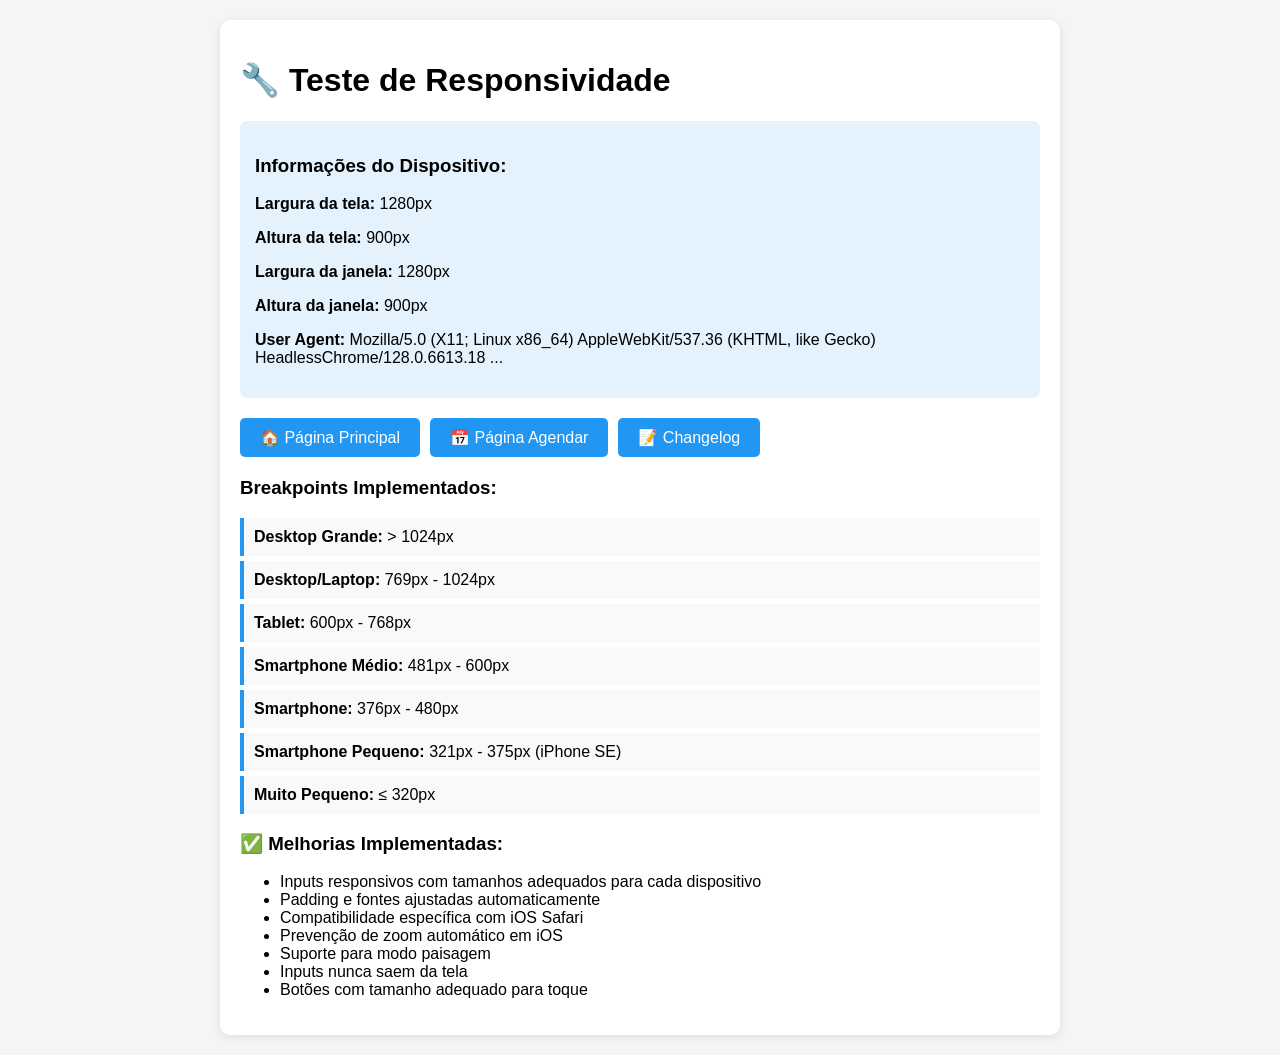
<file: teste-responsivo.html>
<!DOCTYPE html>
<html lang="pt-BR">
<head>
    <meta charset="UTF-8">
    <meta name="viewport" content="width=device-width, initial-scale=1.0">
    <title>Teste de Responsividade - Lembrete de Aniversários</title>
    <style>
        body {
            font-family: Arial, sans-serif;
            margin: 0;
            padding: 20px;
            background: #f5f5f5;
        }
        
        .test-container {
            max-width: 800px;
            margin: 0 auto;
            background: white;
            padding: 20px;
            border-radius: 10px;
            box-shadow: 0 2px 10px rgba(0,0,0,0.1);
        }
        
        .device-info {
            background: #e3f2fd;
            padding: 15px;
            border-radius: 8px;
            margin-bottom: 20px;
        }
        
        .test-links {
            display: flex;
            gap: 10px;
            flex-wrap: wrap;
            margin-bottom: 20px;
        }
        
        .test-link {
            background: #2196f3;
            color: white;
            padding: 10px 20px;
            text-decoration: none;
            border-radius: 5px;
            display: inline-block;
        }
        
        .test-link:hover {
            background: #1976d2;
        }
        
        .screen-sizes {
            margin-top: 20px;
        }
        
        .size-info {
            background: #f8f9fa;
            padding: 10px;
            margin: 5px 0;
            border-left: 4px solid #2196f3;
        }
        
        @media (max-width: 768px) {
            .test-links {
                flex-direction: column;
            }
            
            .test-link {
                text-align: center;
            }
        }
    </style>
</head>
<body>
    <div class="test-container">
        <h1>🔧 Teste de Responsividade</h1>
        
        <div class="device-info">
            <h3>Informações do Dispositivo:</h3>
            <p><strong>Largura da tela:</strong> <span id="screen-width"></span>px</p>
            <p><strong>Altura da tela:</strong> <span id="screen-height"></span>px</p>
            <p><strong>Largura da janela:</strong> <span id="window-width"></span>px</p>
            <p><strong>Altura da janela:</strong> <span id="window-height"></span>px</p>
            <p><strong>User Agent:</strong> <span id="user-agent"></span></p>
        </div>
        
        <div class="test-links">
            <a href="index.html" class="test-link">🏠 Página Principal</a>
            <a href="agendar.html" class="test-link">📅 Página Agendar</a>
            <a href="changelog.html" class="test-link">📝 Changelog</a>
        </div>
        
        <div class="screen-sizes">
            <h3>Breakpoints Implementados:</h3>
            <div class="size-info">
                <strong>Desktop Grande:</strong> > 1024px
            </div>
            <div class="size-info">
                <strong>Desktop/Laptop:</strong> 769px - 1024px
            </div>
            <div class="size-info">
                <strong>Tablet:</strong> 600px - 768px
            </div>
            <div class="size-info">
                <strong>Smartphone Médio:</strong> 481px - 600px
            </div>
            <div class="size-info">
                <strong>Smartphone:</strong> 376px - 480px
            </div>
            <div class="size-info">
                <strong>Smartphone Pequeno:</strong> 321px - 375px (iPhone SE)
            </div>
            <div class="size-info">
                <strong>Muito Pequeno:</strong> ≤ 320px
            </div>
        </div>
        
        <h3>✅ Melhorias Implementadas:</h3>
        <ul>
            <li>Inputs responsivos com tamanhos adequados para cada dispositivo</li>
            <li>Padding e fontes ajustadas automaticamente</li>
            <li>Compatibilidade específica com iOS Safari</li>
            <li>Prevenção de zoom automático em iOS</li>
            <li>Suporte para modo paisagem</li>
            <li>Inputs nunca saem da tela</li>
            <li>Botões com tamanho adequado para toque</li>
        </ul>
    </div>

    <script>
        function updateDeviceInfo() {
            document.getElementById('screen-width').textContent = screen.width;
            document.getElementById('screen-height').textContent = screen.height;
            document.getElementById('window-width').textContent = window.innerWidth;
            document.getElementById('window-height').textContent = window.innerHeight;
            document.getElementById('user-agent').textContent = navigator.userAgent.substring(0, 100) + '...';
        }
        
        updateDeviceInfo();
        window.addEventListener('resize', updateDeviceInfo);
    </script>
</body>
</html>
</file>
<file: style.css>
/* Reset e configurações gerais */
* {
    margin: 0;
    padding: 0;
    box-sizing: border-box;
}

body {
    font-family: 'Poppins', sans-serif;
    background: linear-gradient(135deg, #667eea 0%, #764ba2 100%);
    min-height: 100vh;
    color: #333;
}

.container {
    max-width: 1200px;
    margin: 0 auto;
    padding: 20px;
}

/* Header */
.header {
    margin-bottom: 40px;
    background: rgba(255, 255, 255, 0.95);
    padding: 30px;
    border-radius: 20px;
    box-shadow: 0 10px 30px rgba(0, 0, 0, 0.1);
    backdrop-filter: blur(10px);
}

.header-content {
    display: flex;
    justify-content: space-between;
    align-items: center;
    flex-wrap: wrap;
    gap: 20px;
    width: 100%;
}

.header-text {
    text-align: left;
    flex: 1;
}

.header h1 {
    font-size: 2.5rem;
    font-weight: 700;
    color: #4a5568;
    margin-bottom: 10px;
}

.header p {
    font-size: 1.1rem;
    color: #718096;
    font-weight: 400;
}

.header i {
    color: #ff6b6b;
    margin-right: 10px;
}

.header-actions {
    display: flex !important;
    gap: 10px;
    align-items: center;
    flex-shrink: 0;
}

.changelog-btn {
    background: linear-gradient(135deg, #4ecdc4, #44a08d);
    color: white;
    border: none;
    padding: 12px 16px;
    border-radius: 10px;
    font-size: 0.9rem;
    font-weight: 500;
    cursor: pointer;
    transition: all 0.3s ease;
    display: flex;
    align-items: center;
    gap: 8px;
    position: relative;
    overflow: hidden;
    white-space: nowrap;
    z-index: 10;
    min-width: 80px;
    text-decoration: none;
}

.changelog-btn:hover {
    transform: translateY(-2px);
    box-shadow: 0 10px 25px rgba(76, 205, 196, 0.3);
}

.changelog-btn:active {
    transform: translateY(0);
}

.changelog-btn::before {
    content: '';
    position: absolute;
    top: 50%;
    left: 50%;
    width: 0;
    height: 0;
    background: rgba(255, 255, 255, 0.2);
    border-radius: 10px;
    transition: width 0.3s, height 0.3s;
    transform: translate(-50%, -50%);
}

.changelog-btn:hover::before {
    width: 100%;
    height: 100%;
}

/* Notificação Banner */
.notification-banner {
    background: linear-gradient(135deg, #ff6b6b, #ee5a24);
    color: white;
    padding: 15px;
    border-radius: 15px;
    margin-bottom: 30px;
    box-shadow: 0 5px 15px rgba(255, 107, 107, 0.3);
    animation: slideIn 0.5s ease-out;
}

.notification-content {
    display: flex;
    align-items: center;
    justify-content: space-between;
}

.notification-content i {
    font-size: 1.2rem;
    margin-right: 10px;
}

.close-btn {
    background: none;
    border: none;
    color: white;
    font-size: 1.5rem;
    cursor: pointer;
    padding: 0 10px;
    transition: opacity 0.3s;
}

.close-btn:hover {
    opacity: 0.7;
}

/* Seções */
.add-birthday-section,
.birthdays-section {
    background: rgba(255, 255, 255, 0.95);
    padding: 30px;
    border-radius: 20px;
    margin-bottom: 30px;
    box-shadow: 0 10px 30px rgba(0, 0, 0, 0.1);
    backdrop-filter: blur(10px);
}

.section-header {
    display: flex;
    justify-content: space-between;
    align-items: center;
    margin-bottom: 20px;
}

.section-header h2 {
    font-size: 1.8rem;
    font-weight: 600;
    color: #4a5568;
}

.stats {
    font-size: 0.9rem;
    color: #718096;
    background: #f7fafc;
    padding: 8px 16px;
    border-radius: 20px;
}

/* Formulário */
.birthday-form {
    display: grid;
    gap: 20px;
}

.form-group {
    display: flex;
    flex-direction: column;
}

.form-group label {
    font-weight: 500;
    color: #4a5568;
    margin-bottom: 8px;
    font-size: 0.9rem;
}

.form-group input {
    padding: 12px 16px;
    border: 2px solid #e2e8f0;
    border-radius: 12px;
    font-size: 1rem;
    transition: all 0.3s ease;
    background: white;
    width: 100%;
    max-width: 100%;
    box-sizing: border-box;
}

.form-group input:focus {
    outline: none;
    border-color: #667eea;
    box-shadow: 0 0 0 3px rgba(102, 126, 234, 0.1);
}

.form-group textarea {
    padding: 12px 16px;
    border: 2px solid #e2e8f0;
    border-radius: 12px;
    font-size: 1rem;
    font-family: 'Poppins', sans-serif;
    transition: all 0.3s ease;
    background: white;
    resize: vertical;
    min-height: 80px;
    width: 100%;
    max-width: 100%;
    box-sizing: border-box;
}

.form-group textarea:focus {
    outline: none;
    border-color: #667eea;
    box-shadow: 0 0 0 3px rgba(102, 126, 234, 0.1);
}

.form-help {
    font-size: 0.8rem;
    color: #718096;
    margin-top: 5px;
    display: block;
}

.file-preview {
    margin-top: 10px;
}

.photo-preview {
    width: 80px;
    height: 80px;
    border-radius: 50%;
    object-fit: cover;
    border: 3px solid #e2e8f0;
}

.btn-add {
    background: linear-gradient(135deg, #667eea, #764ba2);
    color: white;
    border: none;
    padding: 15px 25px;
    border-radius: 12px;
    font-size: 1rem;
    font-weight: 500;
    cursor: pointer;
    transition: all 0.3s ease;
    display: flex;
    align-items: center;
    justify-content: center;
    gap: 10px;
}

.btn-add:hover {
    transform: translateY(-2px);
    box-shadow: 0 10px 25px rgba(102, 126, 234, 0.3);
}

/* Configurações de Notificação */
.notification-settings {
    background: rgba(255, 255, 255, 0.95);
    border-radius: 15px;
    padding: 20px;
    margin-bottom: 30px;
    box-shadow: 0 8px 25px rgba(0, 0, 0, 0.1);
    backdrop-filter: blur(10px);
}

.settings-header {
    display: flex;
    justify-content: space-between;
    align-items: center;
    cursor: pointer;
    padding-bottom: 15px;
    border-bottom: 2px solid #e2e8f0;
    margin-bottom: 20px;
}

.settings-header h3 {
    color: #4a5568;
    font-size: 1.2rem;
    font-weight: 600;
    display: flex;
    align-items: center;
    gap: 10px;
}

.settings-header h3 i {
    color: #667eea;
}

.toggle-btn {
    background: none;
    border: none;
    color: #667eea;
    font-size: 1.2rem;
    cursor: pointer;
    transition: transform 0.3s ease;
    padding: 5px;
    border-radius: 50%;
}

.toggle-btn:hover {
    background: rgba(102, 126, 234, 0.1);
}

.toggle-btn.rotated {
    transform: rotate(180deg);
}

.settings-content {
    transition: all 0.3s ease;
    overflow: hidden;
}

.settings-content.collapsed {
    max-height: 0;
    opacity: 0;
    margin: 0;
    padding: 0;
}

.settings-content:not(.collapsed) {
    max-height: 800px;
    opacity: 1;
}

.settings-grid {
    display: grid;
    grid-template-columns: repeat(auto-fit, minmax(250px, 1fr));
    gap: 15px;
    margin-bottom: 20px;
}

.setting-item {
    background: rgba(255, 255, 255, 0.5);
    border-radius: 10px;
    padding: 15px;
    transition: all 0.3s ease;
}

.setting-item:hover {
    background: rgba(255, 255, 255, 0.8);
    transform: translateY(-2px);
}

.setting-item label {
    display: flex;
    align-items: flex-start;
    gap: 12px;
    cursor: pointer;
    margin: 0;
}

.setting-item.horizontal label {
    align-items: center;
}

.setting-info {
    display: flex;
    flex-direction: column;
    gap: 4px;
}

.setting-info strong {
    color: #4a5568;
    font-weight: 600;
}

.setting-info small {
    color: #718096;
    font-size: 0.85rem;
}

/* Custom Checkbox */
.setting-item input[type="checkbox"] {
    display: none;
}

.checkmark {
    width: 20px;
    height: 20px;
    border: 2px solid #e2e8f0;
    border-radius: 4px;
    position: relative;
    transition: all 0.3s ease;
    flex-shrink: 0;
    margin-top: 2px;
}

.setting-item.horizontal .checkmark {
    margin-top: 0;
}

.setting-item input[type="checkbox"]:checked + .checkmark {
    background: #667eea;
    border-color: #667eea;
}

.setting-item input[type="checkbox"]:checked + .checkmark::after {
    content: "✓";
    position: absolute;
    color: white;
    font-size: 14px;
    font-weight: bold;
    top: -2px;
    left: 3px;
}

.settings-extra {
    border-top: 1px solid #e2e8f0;
    padding-top: 20px;
    margin-bottom: 20px;
}

.settings-extra .setting-item {
    background: rgba(102, 126, 234, 0.05);
    border: 1px solid rgba(102, 126, 234, 0.1);
}

.settings-actions {
    display: flex;
    gap: 15px;
    justify-content: center;
    flex-wrap: wrap;
    padding-top: 20px;
    border-top: 1px solid #e2e8f0;
}

.btn-test, .btn-save {
    padding: 12px 20px;
    border: none;
    border-radius: 10px;
    font-size: 0.9rem;
    font-weight: 600;
    cursor: pointer;
    transition: all 0.3s ease;
    display: flex;
    align-items: center;
    gap: 8px;
}

.btn-test {
    background: linear-gradient(135deg, #ffeaa7, #fdcb6e);
    color: #2d3436;
}

.btn-test:hover {
    transform: translateY(-2px);
    box-shadow: 0 8px 25px rgba(253, 203, 110, 0.4);
}

.btn-save {
    background: linear-gradient(135deg, #4ecdc4, #44a08d);
    color: white;
}

.btn-save:hover {
    transform: translateY(-2px);
    box-shadow: 0 8px 25px rgba(78, 205, 196, 0.4);
}

/* Guia para dispositivos móveis */
.mobile-guide {
    margin-top: 25px;
    padding: 20px;
    background: rgba(102, 126, 234, 0.05);
    border: 1px solid rgba(102, 126, 234, 0.1);
    border-radius: 12px;
}

.mobile-guide h4 {
    color: #4a5568;
    font-size: 1.1rem;
    font-weight: 600;
    margin-bottom: 15px;
    display: flex;
    align-items: center;
    gap: 8px;
}

.guide-steps {
    margin-bottom: 20px;
}

.step {
    display: flex;
    align-items: flex-start;
    gap: 12px;
    margin-bottom: 12px;
    padding: 12px;
    background: rgba(255, 255, 255, 0.7);
    border-radius: 8px;
    transition: all 0.3s ease;
}

.step:hover {
    background: rgba(255, 255, 255, 0.9);
    transform: translateX(5px);
}

.step-number {
    background: #667eea;
    color: white;
    width: 24px;
    height: 24px;
    border-radius: 50%;
    display: flex;
    align-items: center;
    justify-content: center;
    font-size: 0.8rem;
    font-weight: 600;
    flex-shrink: 0;
    margin-top: 2px;
}

.step-content {
    display: flex;
    flex-direction: column;
    gap: 4px;
}

.step-content strong {
    color: #4a5568;
    font-weight: 600;
    font-size: 0.9rem;
}

.step-content small {
    color: #718096;
    font-size: 0.8rem;
    line-height: 1.3;
}

.compatibility-info {
    border-top: 1px solid rgba(102, 126, 234, 0.1);
    padding-top: 15px;
}

.compatibility-info h5 {
    color: #4a5568;
    font-size: 1rem;
    font-weight: 600;
    margin-bottom: 12px;
}

.compatibility-grid {
    display: grid;
    grid-template-columns: repeat(auto-fit, minmax(150px, 1fr));
    gap: 10px;
}

.compat-item {
    display: flex;
    align-items: center;
    gap: 8px;
    padding: 8px 10px;
    border-radius: 6px;
    font-size: 0.8rem;
    transition: all 0.3s ease;
}

.compat-item.good {
    background: rgba(72, 187, 120, 0.1);
    border: 1px solid rgba(72, 187, 120, 0.2);
}

.compat-item.partial {
    background: rgba(237, 137, 54, 0.1);
    border: 1px solid rgba(237, 137, 54, 0.2);
}

.compat-item:hover {
    transform: scale(1.02);
}

.compat-icon {
    font-size: 1.2rem;
}

.compat-item div {
    display: flex;
    flex-direction: column;
    gap: 2px;
}

.compat-item strong {
    color: #4a5568;
    font-weight: 600;
    font-size: 0.8rem;
}

.compat-item small {
    color: #718096;
    font-size: 0.7rem;
}

/* Filtros */
.filters {
    display: flex;
    gap: 10px;
    margin-bottom: 20px;
    flex-wrap: wrap;
}

.filter-btn {
    background: #f7fafc;
    border: 2px solid #e2e8f0;
    padding: 10px 16px;
    border-radius: 25px;
    font-size: 0.9rem;
    cursor: pointer;
    transition: all 0.3s ease;
    display: flex;
    align-items: center;
    gap: 8px;
}

.filter-btn:hover,
.filter-btn.active {
    background: linear-gradient(135deg, #667eea, #764ba2);
    color: white;
    border-color: transparent;
}

/* Lista de aniversários */
.birthdays-list {
    display: grid;
    gap: 20px;
}

.birthday-card {
    background: white;
    border: 2px solid #e2e8f0;
    border-radius: 15px;
    padding: 20px;
    display: flex;
    align-items: center;
    gap: 20px;
    transition: all 0.3s ease;
    position: relative;
    overflow: hidden;
}

.birthday-card:hover {
    transform: translateY(-3px);
    box-shadow: 0 10px 25px rgba(0, 0, 0, 0.1);
}

.birthday-card.urgent {
    border-color: #ff6b6b;
    background: linear-gradient(135deg, #fff5f5, #ffe5e5);
}

.birthday-card.upcoming {
    border-color: #4ecdc4;
    background: linear-gradient(135deg, #f0fdfa, #ccfbf1);
}

.birthday-photo {
    width: 60px;
    height: 60px;
    border-radius: 50%;
    object-fit: cover;
    border: 3px solid #e2e8f0;
    flex-shrink: 0;
}

.default-avatar {
    width: 60px;
    height: 60px;
    border-radius: 50%;
    background: linear-gradient(135deg, #667eea, #764ba2);
    display: flex;
    align-items: center;
    justify-content: center;
    color: white;
    font-size: 1.5rem;
    font-weight: 600;
    flex-shrink: 0;
}

.birthday-info {
    flex-grow: 1;
}

.birthday-info h3 {
    font-size: 1.2rem;
    font-weight: 600;
    color: #4a5568;
    margin-bottom: 5px;
}

.birthday-description {
    font-size: 0.85rem;
    color: #667eea;
    font-style: italic;
    margin-bottom: 8px;
    line-height: 1.4;
    background: rgba(102, 126, 234, 0.1);
    padding: 4px 8px;
    border-radius: 6px;
}

.birthday-date {
    font-size: 0.9rem;
    color: #718096;
    margin-bottom: 8px;
}

.age-info {
    display: flex;
    flex-direction: column;
    gap: 4px;
    margin-bottom: 8px;
}

.current-age {
    font-size: 0.9rem;
    font-weight: 600;
    color: #4a5568;
}

.next-age {
    font-size: 0.8rem;
    color: #718096;
    font-style: italic;
}

.days-left {
    font-size: 0.85rem;
    padding: 4px 12px;
    border-radius: 20px;
    font-weight: 500;
    display: inline-block;
}

.days-left.urgent {
    background: #ff6b6b;
    color: white;
}

.days-left.upcoming {
    background: #4ecdc4;
    color: white;
}

.days-left.normal {
    background: #e2e8f0;
    color: #4a5568;
}

.birthday-actions {
    display: flex;
    gap: 10px;
}

.btn-delete {
    background: #ff6b6b;
    color: white;
    border: none;
    padding: 8px 12px;
    border-radius: 8px;
    cursor: pointer;
    transition: all 0.3s ease;
    font-size: 0.9rem;
}

.btn-delete:hover {
    background: #ee5a24;
    transform: scale(1.05);
}

/* Estado vazio */
.empty-state {
    text-align: center;
    padding: 60px 20px;
    color: #718096;
}

.empty-state i {
    font-size: 4rem;
    margin-bottom: 20px;
    color: #cbd5e0;
}

.empty-state h3 {
    font-size: 1.5rem;
    margin-bottom: 10px;
    color: #4a5568;
}

/* Modal */
.modal {
    position: fixed;
    top: 0;
    left: 0;
    width: 100%;
    height: 100%;
    background: rgba(0, 0, 0, 0.5);
    display: flex;
    align-items: center;
    justify-content: center;
    z-index: 1000;
    opacity: 0;
    visibility: hidden;
    transition: all 0.3s ease;
}

.modal.show {
    opacity: 1;
    visibility: visible;
}

.modal-content {
    background: white;
    border-radius: 15px;
    padding: 30px;
    max-width: 400px;
    width: 90%;
    transform: scale(0.7);
    transition: transform 0.3s ease;
}

.modal.show .modal-content {
    transform: scale(1);
}

.modal-header {
    display: flex;
    justify-content: space-between;
    align-items: center;
    margin-bottom: 20px;
}

.modal-header h3 {
    color: #4a5568;
    display: flex;
    align-items: center;
    gap: 10px;
    margin: 0;
}

.modal-body p {
    color: #718096;
    margin-bottom: 10px;
}

.modal-footer {
    display: flex;
    gap: 15px;
    justify-content: flex-end;
    margin-top: 25px;
}

.btn-cancel,
.btn-delete {
    padding: 10px 20px;
    border: none;
    border-radius: 8px;
    cursor: pointer;
    font-weight: 500;
    transition: all 0.3s ease;
}

.btn-cancel {
    background: #e2e8f0;
    color: #4a5568;
}

.btn-cancel:hover {
    background: #cbd5e0;
}

/* Changelog Modal Específico */
.changelog-modal .modal-content {
    max-width: 800px;
    width: 95%;
    max-height: 90vh;
    overflow: hidden;
    display: flex;
    flex-direction: column;
}

.changelog-content {
    padding: 0;
}

.changelog-header {
    padding: 30px 30px 20px 30px;
    border-bottom: 2px solid #f7fafc;
    background: linear-gradient(135deg, #667eea, #764ba2);
    color: white;
    border-radius: 15px 15px 0 0;
    margin-bottom: 0;
}

.changelog-header h3 {
    color: white;
    font-size: 1.5rem;
}

.changelog-header .close-btn {
    color: white;
    font-size: 1.8rem;
    background: rgba(255, 255, 255, 0.1);
    border-radius: 50%;
    width: 35px;
    height: 35px;
    display: flex;
    align-items: center;
    justify-content: center;
    transition: all 0.3s ease;
}

.changelog-header .close-btn:hover {
    background: rgba(255, 255, 255, 0.2);
    transform: rotate(90deg);
}

.changelog-body {
    padding: 20px 30px;
    overflow-y: auto;
    flex: 1;
}

.changelog-search {
    position: relative;
    margin-bottom: 25px;
}

.changelog-search input {
    width: 100%;
    padding: 12px 40px 12px 16px;
    border: 2px solid #e2e8f0;
    border-radius: 10px;
    font-size: 1rem;
    transition: all 0.3s ease;
}

.changelog-search input:focus {
    outline: none;
    border-color: #667eea;
    box-shadow: 0 0 0 3px rgba(102, 126, 234, 0.1);
}

.changelog-search i {
    position: absolute;
    right: 16px;
    top: 50%;
    transform: translateY(-50%);
    color: #718096;
}

.changelog-list {
    display: flex;
    flex-direction: column;
    gap: 20px;
}

.changelog-item {
    background: #f7fafc;
    border: 2px solid #e2e8f0;
    border-radius: 12px;
    padding: 20px;
    transition: all 0.3s ease;
    position: relative;
    overflow: hidden;
}

.changelog-item:hover {
    border-color: #667eea;
    transform: translateY(-2px);
    box-shadow: 0 8px 25px rgba(0, 0, 0, 0.1);
}

.changelog-item.latest {
    border-color: #4ecdc4;
    background: linear-gradient(135deg, #f0fdfa, #ccfbf1);
}

.changelog-item.latest::before {
    content: '✨ MAIS RECENTE';
    position: absolute;
    top: 10px;
    right: -30px;
    background: #4ecdc4;
    color: white;
    padding: 4px 40px;
    font-size: 0.7rem;
    font-weight: 600;
    transform: rotate(45deg);
    letter-spacing: 1px;
}

.changelog-header-info {
    display: flex;
    justify-content: space-between;
    align-items: center;
    margin-bottom: 15px;
    flex-wrap: wrap;
    gap: 10px;
}

.changelog-version {
    font-size: 1.3rem;
    font-weight: 600;
    color: #4a5568;
    display: flex;
    align-items: center;
    gap: 8px;
}

.changelog-date {
    font-size: 0.9rem;
    color: #718096;
    background: white;
    padding: 4px 12px;
    border-radius: 15px;
    border: 1px solid #e2e8f0;
}

.changelog-type {
    display: inline-block;
    padding: 4px 10px;
    border-radius: 12px;
    font-size: 0.75rem;
    font-weight: 600;
    text-transform: uppercase;
    letter-spacing: 0.5px;
    margin-left: 10px;
}

.changelog-type.major {
    background: #ff6b6b;
    color: white;
}

.changelog-type.minor {
    background: #4ecdc4;
    color: white;
}

.changelog-type.patch {
    background: #95a5a6;
    color: white;
}

.changelog-description {
    color: #4a5568;
    margin-bottom: 15px;
    font-style: italic;
}

.changelog-changes {
    list-style: none;
    padding: 0;
    margin: 0;
}

.changelog-changes li {
    display: flex;
    align-items: flex-start;
    gap: 12px;
    margin-bottom: 10px;
    padding: 8px 0;
}

.changelog-changes li:last-child {
    margin-bottom: 0;
}

.change-icon {
    width: 20px;
    height: 20px;
    border-radius: 50%;
    display: flex;
    align-items: center;
    justify-content: center;
    font-size: 0.8rem;
    font-weight: 600;
    flex-shrink: 0;
    margin-top: 2px;
}

.change-icon.new {
    background: #4ecdc4;
    color: white;
}

.change-icon.improved {
    background: #667eea;
    color: white;
}

.change-icon.fixed {
    background: #ff6b6b;
    color: white;
}

.change-icon.removed {
    background: #95a5a6;
    color: white;
}

.change-text {
    flex: 1;
    color: #4a5568;
    line-height: 1.5;
}

.change-text strong {
    color: #2d3748;
}

.no-results {
    text-align: center;
    padding: 40px 20px;
    color: #718096;
}

.no-results i {
    font-size: 3rem;
    margin-bottom: 15px;
    color: #cbd5e0;
}

.no-results h4 {
    margin-bottom: 8px;
    color: #4a5568;
}

/* Permissão de notificações */
.notification-permission {
    position: fixed;
    bottom: 20px;
    right: 20px;
    background: white;
    border-radius: 15px;
    padding: 20px;
    box-shadow: 0 10px 25px rgba(0, 0, 0, 0.15);
    max-width: 300px;
    z-index: 1000;
    transform: translateX(100%);
    transition: transform 0.3s ease;
}

.notification-permission.show {
    transform: translateX(0);
}

.permission-content {
    text-align: center;
}

.permission-content i {
    font-size: 2rem;
    color: #667eea;
    margin-bottom: 10px;
}

.permission-content h3 {
    color: #4a5568;
    margin-bottom: 10px;
}

.permission-content p {
    color: #718096;
    font-size: 0.9rem;
    margin-bottom: 15px;
}

.permission-buttons {
    display: flex;
    gap: 10px;
}

.btn-allow,
.btn-deny {
    flex: 1;
    padding: 10px;
    border: none;
    border-radius: 8px;
    cursor: pointer;
    font-size: 0.9rem;
    font-weight: 500;
    transition: all 0.3s ease;
}

.btn-allow {
    background: #667eea;
    color: white;
}

.btn-allow:hover {
    background: #5a67d8;
}

.btn-deny {
    background: #e2e8f0;
    color: #4a5568;
}

.btn-deny:hover {
    background: #cbd5e0;
}

/* Classes utilitárias */
.hidden {
    display: none !important;
}

/* Animações */
@keyframes slideIn {
    from {
        opacity: 0;
        transform: translateY(-20px);
    }
    to {
        opacity: 1;
        transform: translateY(0);
    }
}

@keyframes fadeInUp {
    from {
        opacity: 0;
        transform: translateY(20px);
    }
    to {
        opacity: 1;
        transform: translateY(0);
    }
}

.birthday-card {
    animation: fadeInUp 0.5s ease-out;
}

/* Responsividade */
/* Notebooks e telas grandes */
@media (min-width: 1200px) {
    .container {
        max-width: 1000px;
        padding: 25px;
    }
    
    .header {
        padding: 35px 40px;
        margin-bottom: 45px;
    }
    
    .header h1 {
        font-size: 2.8rem;
    }
    
    .header p {
        font-size: 1.2rem;
    }
    
    .add-birthday-section,
    .birthdays-section {
        padding: 30px 35px;
        margin-bottom: 30px;
    }
    
    .birthday-form {
        display: grid;
        grid-template-columns: 1fr 1fr;
        gap: 25px;
        align-items: start;
    }
    
    .form-group:nth-child(3),
    .form-group:nth-child(4) {
        grid-column: span 2;
    }
    
    .btn-add {
        grid-column: span 2;
        max-width: 300px;
        justify-self: center;
    }
    
    .form-group input,
    .form-group textarea {
        padding: 14px 18px;
        font-size: 1.05rem;
    }
    
    .birthday-card {
        padding: 25px;
    }
}

/* Telas muito grandes (monitores widescreen) */
@media (min-width: 1400px) {
    .container {
        max-width: 1200px;
        padding: 30px;
    }
    
    .header {
        padding: 40px 50px;
    }
    
    .header h1 {
        font-size: 3rem;
    }
    
    .add-birthday-section,
    .birthdays-section {
        padding: 35px 45px;
    }
    
    .birthday-form {
        gap: 30px;
    }
    
    .form-group input,
    .form-group textarea {
        padding: 16px 20px;
        font-size: 1.1rem;
    }
}

/* Tablets e telas médias */
@media (max-width: 1024px) {
    .container {
        max-width: 95%;
        padding: 18px;
    }
    
    .header {
        padding: 25px;
        margin-bottom: 35px;
    }
    
    .header h1 {
        font-size: 2.2rem;
    }
    
    .form-group input,
    .form-group textarea {
        padding: 11px 14px;
        font-size: 0.95rem;
    }
    
    .birthday-form {
        gap: 18px;
    }
}

/* iPad e tablets */
@media (max-width: 768px) {
    .container {
        padding: 15px;
    }
    
    .header {
        padding: 20px;
        margin-bottom: 30px;
    }
    
    .header-content {
        flex-direction: column;
        text-align: center;
        gap: 15px;
    }
    
    .header-text {
        text-align: center;
        order: 1;
    }
    
    .header-actions {
        order: 2;
        justify-content: center;
    }
    
    .header h1 {
        font-size: 2rem;
    }
    
    .add-birthday-section,
    .birthdays-section {
        padding: 20px;
    }
    
    .section-header {
        flex-direction: column;
        align-items: flex-start;
        gap: 10px;
    }
    
    /* Inputs responsivos para tablets */
    .form-group input,
    .form-group textarea {
        padding: 10px 12px;
        font-size: 0.9rem;
        border-radius: 10px;
    }

    .birthday-form {
        gap: 16px;
    }

    /* Configurações responsivas para tablets */
    .notification-settings {
        padding: 18px;
    }

    .settings-grid {
        grid-template-columns: repeat(auto-fit, minmax(220px, 1fr));
        gap: 12px;
    }

    .setting-item {
        padding: 12px;
    }

    .settings-actions {
        gap: 12px;
    }

    .btn-test, .btn-save {
        padding: 10px 16px;
        font-size: 0.85rem;
    }    .birthday-card {
        flex-direction: column;
        text-align: center;
        gap: 15px;
    }
    
    .birthday-actions {
        margin-top: 10px;
    }
    
    .notification-permission {
        position: fixed;
        bottom: 0;
        left: 0;
        right: 0;
        max-width: none;
        border-radius: 15px 15px 0 0;
        transform: translateY(100%);
    }
    
    .notification-permission.show {
        transform: translateY(0);
    }
    
    /* Changelog Mobile */
    .changelog-modal .modal-content {
        width: 100%;
        height: 100vh;
        max-height: 100vh;
        border-radius: 0;
        margin: 0;
    }
    
    .changelog-header {
        border-radius: 0;
        padding: 20px;
    }
    
    .changelog-body {
        padding: 15px 20px;
    }
    
    .changelog-header-info {
        flex-direction: column;
        align-items: flex-start;
        gap: 8px;
    }
    
    .changelog-version {
        font-size: 1.1rem;
    }
}

/* Smartphones grandes (Poco X6 Pro, Galaxy S24+, iPhone 15 Pro Max, etc.) */
@media (max-width: 430px) and (min-width: 391px) {
    .container {
        padding: 16px;
    }
    
    .header {
        padding: 22px;
        margin-bottom: 28px;
    }
    
    .header h1 {
        font-size: 2.1rem;
        line-height: 1.3;
    }
    
    .header p {
        font-size: 1.05rem;
        line-height: 1.4;
    }
    
    .add-birthday-section,
    .birthdays-section {
        padding: 20px;
        margin-bottom: 20px;
    }
    
    .section-header h2 {
        font-size: 1.4rem;
        margin-bottom: 12px;
    }
    
    /* Inputs otimizados para Poco X6 Pro */
    .form-group {
        margin-bottom: 16px;
    }
    
    .form-group input,
    .form-group textarea {
        padding: 12px 14px;
        font-size: 0.95rem;
        border-radius: 10px;
        min-height: 48px; /* Tamanho ideal para toque */
    }
    
    .form-group input[type="date"] {
        padding: 12px 12px;
        min-height: 48px;
    }
    
    .form-group textarea {
        min-height: 85px;
        padding: 12px 14px;
    }
    
    .form-group label {
        font-size: 0.95rem;
        margin-bottom: 10px;
        font-weight: 500;
    }
    
    .birthday-form {
        gap: 16px;
    }
    
    .btn-add {
        padding: 14px 20px;
        font-size: 1rem;
        min-height: 50px;
        border-radius: 12px;
        margin-top: 8px;
    }
    
    .filters {
        gap: 10px;
        margin-bottom: 18px;
    }
    
    .filter-btn {
        padding: 10px 14px;
        font-size: 0.9rem;
        min-height: 42px;
        border-radius: 10px;
    }
    
    .birthday-card {
        padding: 18px;
        margin-bottom: 14px;
        border-radius: 12px;
    }
    
    .form-help {
        font-size: 0.8rem;
        margin-top: 6px;
        line-height: 1.3;
    }
}

/* Smartphones médios */
@media (max-width: 600px) {
    .container {
        padding: 14px;
    }
    
    .header {
        padding: 20px;
        margin-bottom: 26px;
    }
    
    .header h1 {
        font-size: 1.95rem;
        line-height: 1.25;
    }
    
    .header p {
        font-size: 1rem;
        line-height: 1.4;
    }
    
    .add-birthday-section,
    .birthdays-section {
        padding: 18px;
        margin-bottom: 18px;
    }
    
    .section-header h2 {
        font-size: 1.3rem;
        margin-bottom: 10px;
    }
    
    /* Inputs para smartphones médios */
    .form-group {
        margin-bottom: 15px;
    }
    
    .form-group input,
    .form-group textarea {
        padding: 10px 12px;
        font-size: 0.9rem;
        border-radius: 9px;
        min-height: 44px;
    }
    
    .form-group input[type="date"] {
        padding: 10px 10px;
        min-height: 44px;
    }
    
    .form-group textarea {
        min-height: 80px;
        resize: none;
    }
    
    .form-group label {
        font-size: 0.9rem;
        margin-bottom: 8px;
    }
    
    .birthday-form {
        gap: 15px;
    }
    
    .btn-add {
        padding: 12px 18px;
        font-size: 0.95rem;
        min-height: 46px;
        margin-top: 6px;
    }
    
    .filters {
        gap: 8px;
        margin-bottom: 16px;
    }
    
    .filter-btn {
        padding: 8px 12px;
        font-size: 0.85rem;
        min-height: 38px;
    }
    
    .birthday-card {
        padding: 16px;
        margin-bottom: 12px;
    }
    
    .form-help {
        font-size: 0.78rem;
        margin-top: 5px;
    }

    /* Configurações responsivas para smartphones médios */
    .notification-settings {
        padding: 16px;
        margin-bottom: 25px;
    }

    .settings-header h3 {
        font-size: 1.1rem;
    }

    .settings-grid {
        grid-template-columns: 1fr;
        gap: 10px;
    }

    .setting-item {
        padding: 10px;
    }

    .setting-info strong {
        font-size: 0.9rem;
    }

    .setting-info small {
        font-size: 0.8rem;
    }

    .btn-test, .btn-save {
        padding: 10px 14px;
        font-size: 0.8rem;
        flex: 1;
        min-width: 120px;
    }
}

/* Smartphones pequenos */
@media (max-width: 480px) {
    .container {
        padding: 12px;
    }
    
    .header {
        padding: 18px;
        margin-bottom: 24px;
    }
    
    .header h1 {
        font-size: 1.85rem;
        line-height: 1.2;
    }
    
    .header p {
        font-size: 0.98rem;
        line-height: 1.35;
    }
    
    .add-birthday-section,
    .birthdays-section {
        padding: 16px;
        margin-bottom: 16px;
    }
    
    .section-header h2 {
        font-size: 1.25rem;
        margin-bottom: 10px;
    }
    
    /* Inputs otimizados para smartphones pequenos */
    .form-group {
        margin-bottom: 14px;
    }
    
    .form-group input,
    .form-group textarea {
        padding: 9px 11px;
        font-size: 0.85rem;
        border-radius: 8px;
        width: 100%;
        max-width: 100%;
        box-sizing: border-box;
        min-height: 42px;
    }
    
    .form-group input[type="date"] {
        padding: 9px 9px;
        min-height: 42px;
    }
    
    .form-group textarea {
        min-height: 75px;
        resize: none;
        padding: 9px 11px;
    }
    
    .form-group label {
        font-size: 0.88rem;
        margin-bottom: 7px;
        font-weight: 500;
    }
    
    .birthday-form {
        gap: 14px;
    }
    
    .btn-add {
        padding: 11px 16px;
        font-size: 0.9rem;
        width: 100%;
        min-height: 44px;
        border-radius: 10px;
        margin-top: 4px;
    }
    
    .filters {
        justify-content: center;
        gap: 7px;
        flex-wrap: wrap;
        margin-bottom: 14px;
    }
    
    .filter-btn {
        flex: 1;
        min-width: 0;
        justify-content: center;
        padding: 7px 10px;
        font-size: 0.8rem;
        min-height: 36px;
        border-radius: 8px;
    }
    
    .changelog-btn {
        padding: 9px 11px;
        font-size: 0.82rem;
        min-height: 38px;
    }
    
    .birthday-card {
        padding: 15px;
        margin-bottom: 11px;
        border-radius: 10px;
    }
    
    .form-help {
        font-size: 0.76rem;
        margin-top: 4px;
        line-height: 1.25;
    }

    /* Configurações responsivas para smartphones pequenos */
    .notification-settings {
        padding: 12px;
        margin-bottom: 20px;
    }

    .settings-header {
        padding-bottom: 12px;
        margin-bottom: 15px;
    }

    .settings-header h3 {
        font-size: 1rem;
    }

    .toggle-btn {
        font-size: 1.1rem;
        padding: 4px;
    }

    .settings-grid {
        gap: 8px;
        margin-bottom: 15px;
    }

    .setting-item {
        padding: 8px;
    }

    .setting-info strong {
        font-size: 0.85rem;
    }

    .setting-info small {
        font-size: 0.75rem;
    }

    .checkmark {
        width: 18px;
        height: 18px;
    }

    .settings-actions {
        gap: 10px;
        flex-direction: column;
        padding-top: 15px;
    }

    .btn-test, .btn-save {
        padding: 8px 12px;
        font-size: 0.75rem;
        width: 100%;
        min-height: 40px;
        justify-content: center;
    }

    .settings-extra {
        padding-top: 15px;
        margin-bottom: 15px;
    }

    /* Guia móvel responsivo */
    .mobile-guide {
        margin-top: 20px;
        padding: 15px;
    }

    .mobile-guide h4 {
        font-size: 1rem;
    }

    .step {
        padding: 10px;
        margin-bottom: 10px;
    }

    .step-number {
        width: 22px;
        height: 22px;
        font-size: 0.75rem;
    }

    .step-content strong {
        font-size: 0.85rem;
    }

    .step-content small {
        font-size: 0.75rem;
    }

    .compatibility-grid {
        grid-template-columns: 1fr 1fr;
        gap: 8px;
    }

    .compat-item {
        padding: 6px 8px;
        font-size: 0.75rem;
    }

    .compat-item strong {
        font-size: 0.75rem;
    }

    .compat-item small {
        font-size: 0.65rem;
    }
}

/* iPhone SE e dispositivos muito pequenos */
@media (max-width: 375px) {
    .container {
        padding: 8px;
    }
    
    .header {
        padding: 12px;
        margin-bottom: 18px;
    }
    
    .header h1 {
        font-size: 1.6rem;
        line-height: 1.2;
    }
    
    .header p {
        font-size: 0.9rem;
    }
    
    .add-birthday-section,
    .birthdays-section {
        padding: 12px;
    }
    
    .form-group input,
    .form-group textarea {
        padding: 6px 8px;
        font-size: 0.75rem;
        min-height: 40px;
    }
    
    .form-group input[type="date"] {
        padding: 6px 6px;
        min-height: 40px;
    }
    
    .form-group textarea {
        min-height: 60px;
    }
    
    .btn-add {
        padding: 8px 12px;
        font-size: 0.8rem;
        min-height: 40px;
    }
    
    .filter-btn {
        padding: 5px 8px;
        font-size: 0.7rem;
        min-height: 32px;
    }
}

/* iOS Safari específico */
@supports (-webkit-touch-callout: none) {
    .form-group input,
    .form-group textarea {
        -webkit-appearance: none;
        appearance: none;
        border-radius: 8px;
    }
    
    .form-group input[type="date"] {
        -webkit-appearance: none;
        appearance: none;
        padding: 8px 10px;
    }
    
    @media (max-width: 480px) {
        .form-group input,
        .form-group textarea {
            font-size: 16px !important; /* Evita zoom automático no iOS */
        }
    }
}

/* Android Chrome específico */
@media screen and (-webkit-min-device-pixel-ratio: 0) and (min-resolution: 0.001dpcm) {
    .form-group input[type="date"] {
        padding: 8px 10px;
    }
    
    @media (max-width: 480px) {
        .form-group input[type="date"] {
            padding: 6px 8px;
        }
    }
}

/* Landscape mode para smartphones */
@media screen and (max-height: 480px) and (orientation: landscape) {
    .header {
        padding: 10px 15px;
        margin-bottom: 15px;
    }
    
    .header h1 {
        font-size: 1.5rem;
    }
    
    .add-birthday-section,
    .birthdays-section {
        padding: 15px;
    }
    
    .form-group {
        margin-bottom: 10px;
    }
    
    .birthday-form {
        gap: 10px;
    }
}
</file>
